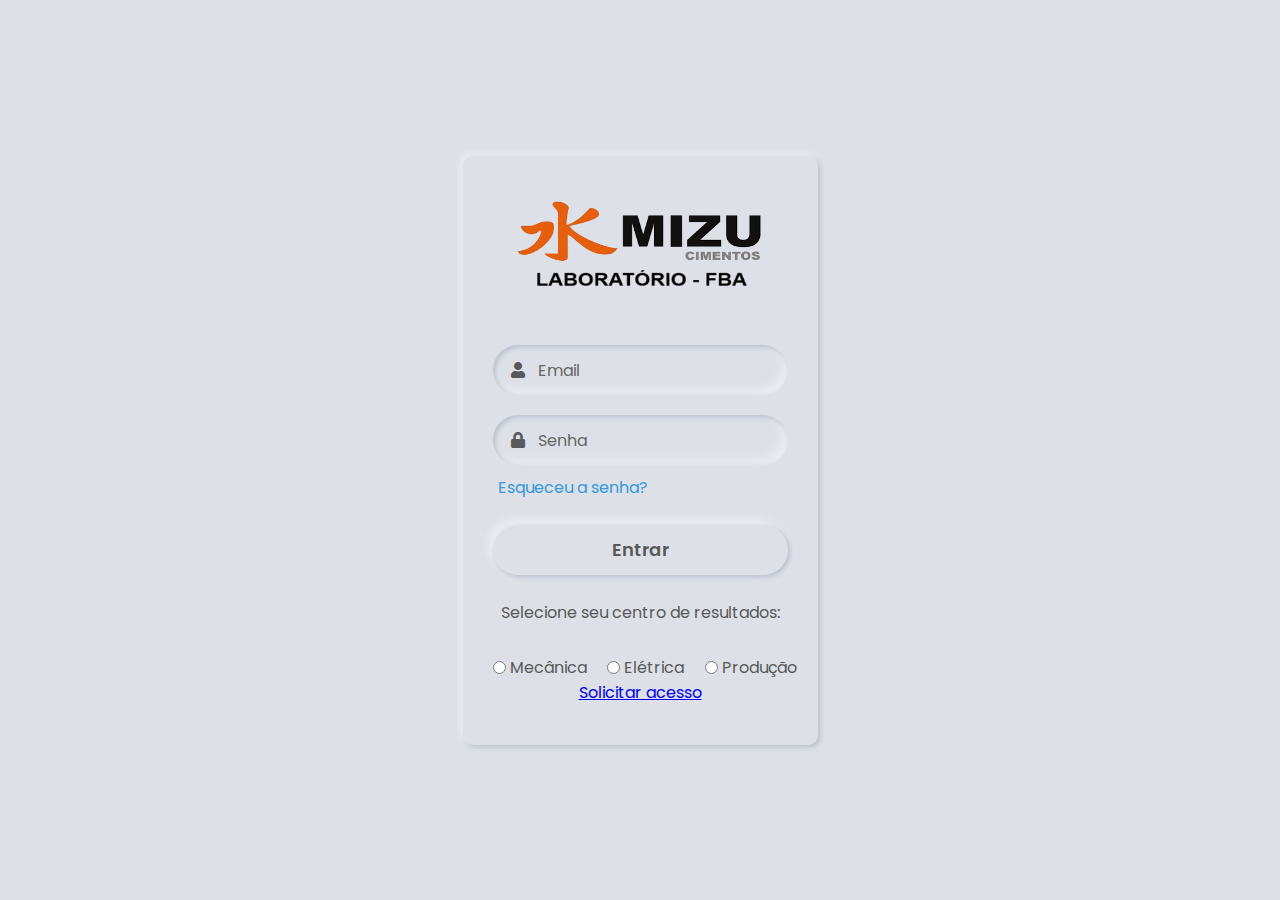
<file: index.html>
<!DOCTYPE html>
<html lang="pt-br" dir="ltr">
   <link rel="shortcut icon" href="logo.ico" type="favicon">
   <head>
      <meta charset="utf-8">
      <meta name="viewport" content="width=device-width, initial-scale=1.0">
      <title>SIGESQ</title>
      <link rel="stylesheet" href="style.css">
      <link rel="stylesheet" href="https://cdnjs.cloudflare.com/ajax/libs/font-awesome/5.15.3/css/all.min.css"/>
   </head>
   <body>
      <div class="content">
         <div class="text">
            <img src="/logos/mizu.png" alt="logo" width="250" height="100">
         </div>
         <form id="loginForm">
            <div class="field">
               <input type="text" id="email" required>
               <span class="fas fa-user"></span>
               <label>Email</label>
            </div>
            <div class="field">
               <input type="password" id="password" required>
               <span class="fas fa-lock"></span>
               <label>Senha</label>
            </div>
            <div class="forgot-pass">
               <a href="#">Esqueceu a senha?</a>
            </div>
            <button type="submit">Entrar</button>
            <div class="sign-up">
               Selecione seu centro de resultados:
               <a href="#"></a>
            </div>
         </form>
         <div class="select-options">
            <div class="option">
               <input type="radio" name="selecionar" id="botao1">
               <label for="botao1">Mecânica</label>
            </div>
            <div class="option">
               <input type="radio" name="selecionar" id="botao2">
               <label for="botao2">Elétrica</label>
            </div>
            <div class="option">
               <input type="radio" name="selecionar" id="botao3">
               <label for="botao3">Produção</label>
            </div>
         </div>
         <a href="acesso.html">Solicitar acesso</a>
      </div>


      <script src="/plugin/script.js"></script>
   </body>
</html>
</file>
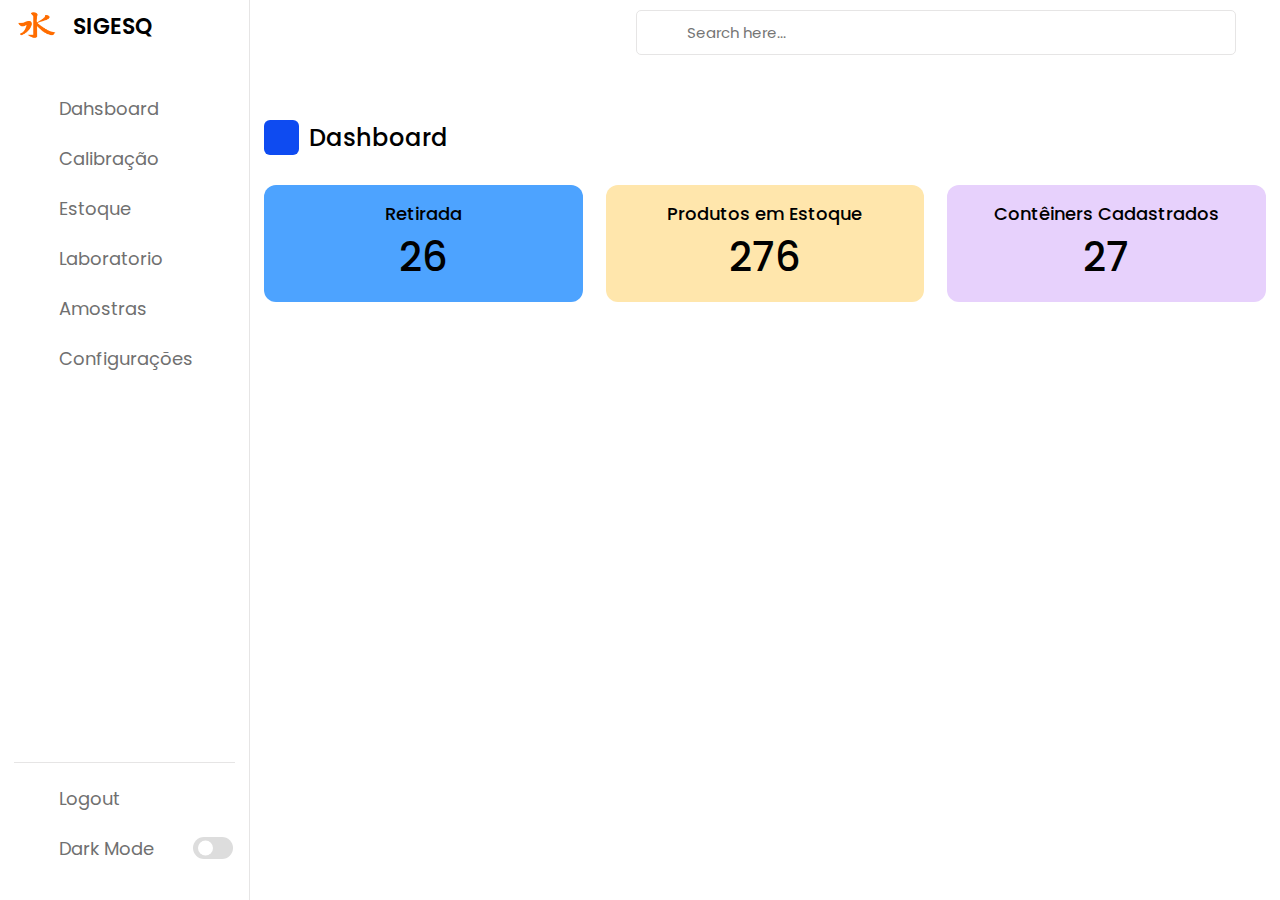
<file: auth/index.html>
<!DOCTYPE html>

<html lang="pt-br">
<head>
    <meta charset="UTF-8">
    <meta http-equiv="X-UA-Compatible" content="IE=edge">
    <meta name="viewport" content="width=device-width, initial-scale=1.0">
    
    <!----======== CSS ======== -->
    <link rel="stylesheet" href="style.css">
     
    <!----===== Iconscout CSS ===== -->
    <link rel="stylesheet" href="https://unicons.iconscout.com/release/v4.0.0/css/line.css">

    <title>SIGESQ</title>
</head>
<body>
    <nav>
        <div class="logo-name">
            <div class="logo-image">
               <img src="logo.png" alt="">
            </div>

            <span class="logo_name">SIGESQ</span>
        </div>

        <div class="menu-items">
            <ul class="nav-links">
                <li><a href="#">
                    <i class="uil uil-estate"></i>
                    <span class="link-name">Dahsboard</span>
                </a></li>
                <li><a href="/routes/calibracao.html">
                    <i class="uil uil-files-landscapes"></i>
                    <span class="link-name">Calibração</span>
                </a></li>
                <li><a href="/routes/estoque.html">
                    <i class="uil uil-chart"></i>
                    <span class="link-name">Estoque</span>
                </a></li>
                <li><a href="#">
                    <i class="uil uil-thumbs-up"></i>
                    <span class="link-name">Laboratorio</span>
                </a></li>
                <li><a href="#">
                    <i class="uil uil-comments"></i>
                    <span class="link-name">Amostras</span>
                </a></li>
                <li><a href="#">
                    <i class="uil uil-share"></i>
                    <span class="link-name">Configurações</span>
                </a></li>
            </ul>
            
            <ul class="logout-mode">
                <li><a href="#">
                    <i class="uil uil-signout"></i>
                    <span class="link-name">Logout</span>
                </a></li>

                <li class="mode">
                    <a href="#">
                        <i class="uil uil-moon"></i>
                    <span class="link-name">Dark Mode</span>
                </a>

                <div class="mode-toggle">
                  <span class="switch"></span>
                </div>
            </li>
            </ul>
        </div>
    </nav>

    <section class="dashboard">
        <div class="top">
            <i class="uil uil-bars sidebar-toggle"></i>

            <div class="search-box">
                <i class="uil uil-search"></i>
                <input type="text" placeholder="Search here...">
            </div>
            
            <!--<img src="images/profile.jpg" alt="">-->
        </div>

        <div class="dash-content">
            <div class="overview">
                <div class="title">
                    <i class="uil uil-tachometer-fast-alt"></i>
                    <span class="text">Dashboard</span>
                </div>

                <div class="boxes">
                    <div class="box box1">
                        <i class="uil uil-thumbs-up"></i>
                        <span class="text">Retirada</span>
                        <span class="number">26</span>
                    </div>
                    <div class="box box2">
                        <i class="uil uil-comments"></i>
                        <span class="text">Produtos em Estoque</span>
                        <span class="number">276</span>
                    </div>
                    <div class="box box3">
                        <i class="uil uil-share"></i>
                        <span class="text">Contêiners Cadastrados</span>
                        <span class="number">27</span>
                    </div>
                </div>
            </div>
         
    <script src="script.js"></script>
</body>
</html>
</file>
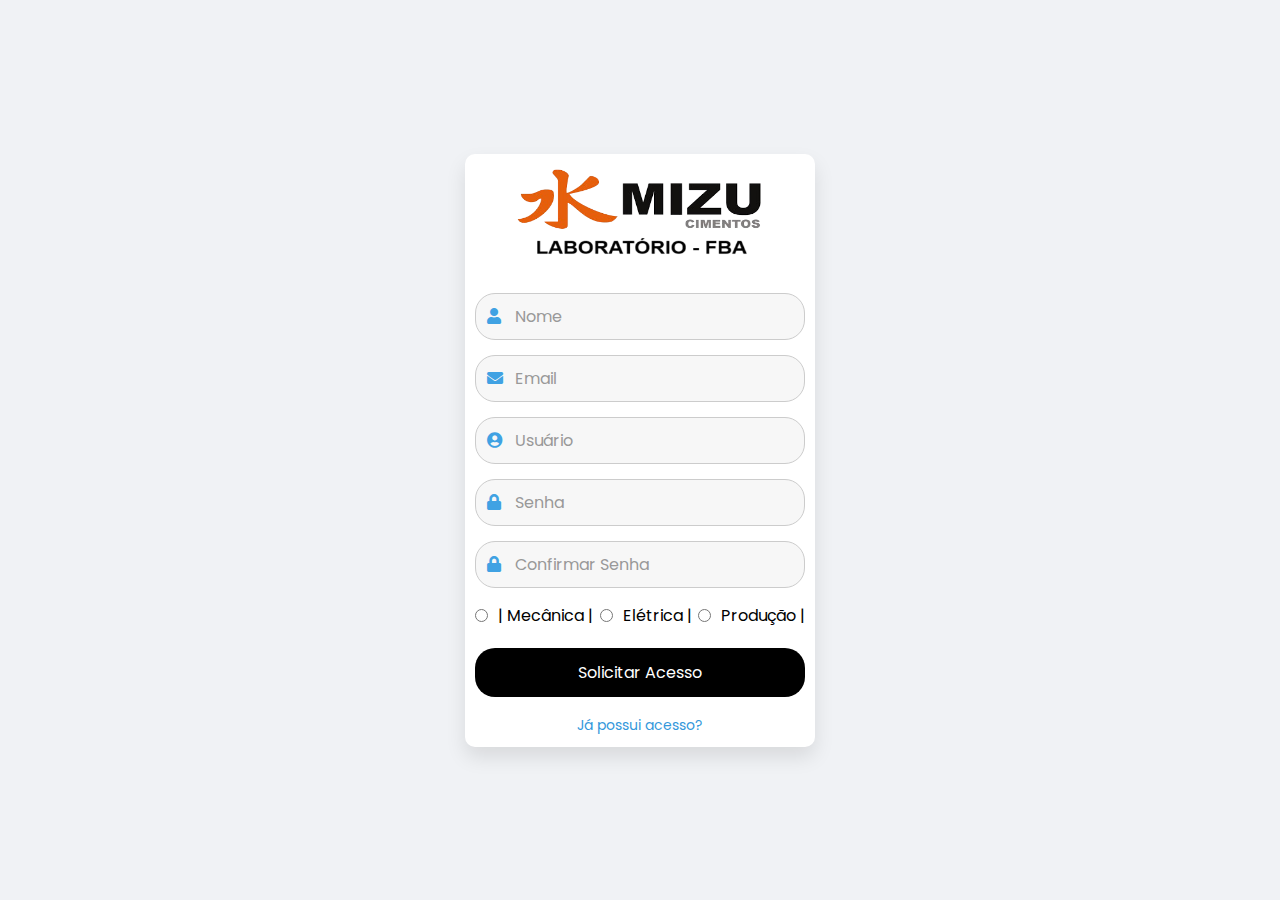
<file: acesso.html>
<!DOCTYPE html>
<html lang="pt-br">
<head>
    <meta charset="UTF-8">
    <meta name="viewport" content="width=device-width, initial-scale=1.0">
    <title>Solicitação de Acesso</title>
    <link rel="stylesheet" href="acesso.css">
    <link rel="stylesheet" href="https://cdnjs.cloudflare.com/ajax/libs/font-awesome/5.15.3/css/all.min.css"/>
</head>
<body>
    <div class="content">
        <div class="text">
            <img src="/logos/mizu.png" alt="logo" width="250" height="100">
        </div>
        
        <form id="solicitacaoForm">
            <div class="field">
                <input type="text" id="nome" required>
                <span class="fas fa-user"></span>
                <label for="nome">Nome</label>
            </div>

            <div class="field">
                <input type="email" id="email" required>
                <span class="fas fa-envelope"></span>
                <label for="email">Email</label>
            </div>

            <div class="field">
                <input type="text" id="usuario" required>
                <span class="fas fa-user-circle"></span>
                <label for="usuario">Usuário</label>
            </div>

            <div class="field">
                <input type="password" id="senha" required>
                <span class="fas fa-lock"></span>
                <label for="senha">Senha</label>
            </div>

            <div class="field">
                <input type="password" id="confirmar-senha" required>
                <span class="fas fa-lock"></span>
                <label for="confirmar-senha">Confirmar Senha</label>
            </div>

            <div class="select-options">
                <div class="option">
                    <input type="radio" name="setor" id="mecanica" required>
                    <label for="mecanica">| Mecânica |</label>
                </div>
                <div class="option">
                    <input type="radio" name="setor" id="eletrica" required>
                    <label for="eletrica">Elétrica |</label>
                </div>
                <div class="option">
                    <input type="radio" name="setor" id="producao" required>
                    <label for="producao">Produção |</label>
                </div>
            </div>

            <button type="submit">Solicitar Acesso</button>
        </form>

        <div class="forgot-pass">
            <a href="index.html">Já possui acesso?</a>
        </div>
    </div>
     <!-- Mensagem de sucesso -->
     <div id="sucessoMensagem" class="sucesso-msg" style="display:none;">
        <p>Solicitação feita com sucesso!</p>
    </div>
    <script src="acesso.js"></script>
</div>
</body>
</html>
</file>
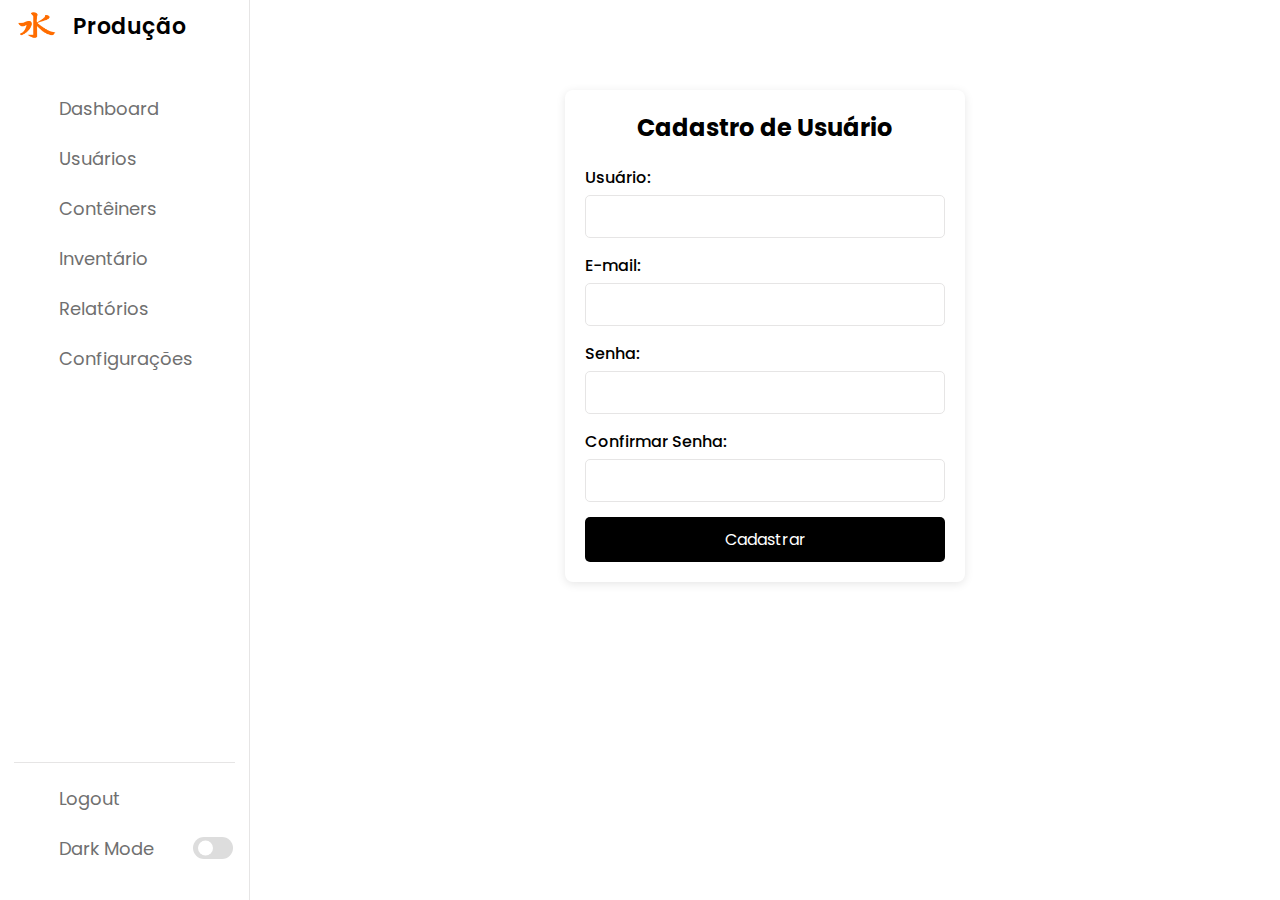
<file: routes/cad-ele.html>
<!DOCTYPE html>
<html lang="pt-br">
<head>
    <meta charset="UTF-8">
    <meta http-equiv="X-UA-Compatible" content="IE=edge">
    <meta name="viewport" content="width=device-width, initial-scale=1.0">
    
    <link rel="stylesheet" href="cad-ele.css">
    <link rel="stylesheet" href="https://unicons.iconscout.com/release/v4.0.0/css/line.css">

    <title>Produção</title>
</head>
<body>
    <nav>
        <div class="logo-name">
            <div class="logo-image">
                <img src="logo.png" alt="">
            </div>
            <span class="logo_name">Produção</span>
        </div>

        <div class="menu-items">
            <ul class="nav-links">
                <li><a href="producao.html">
                    <i class="uil uil-estate"></i>
                    <span class="link-name">Dashboard</span>
                </a></li>
                <li><a href="cad-prod.html">
                    <i class="uil uil-files-landscapes"></i>
                    <span class="link-name">Usuários</span>
                </a></li>
                <li><a href="#">
                    <i class="uil uil-chart"></i>
                    <span class="link-name">Contêiners</span>
                </a></li>
                <li><a href="#">
                    <i class="uil uil-thumbs-up"></i>
                    <span class="link-name">Inventário</span>
                </a></li>
                <li><a href="#">
                    <i class="uil uil-comments"></i>
                    <span class="link-name">Relatórios</span>
                </a></li>
                <li><a href="#">
                    <i class="uil uil-share"></i>
                    <span class="link-name">Configurações</span>
                </a></li>
            </ul>
            
            <ul class="logout-mode">
                <li><a href="#">
                    <i class="uil uil-signout"></i>
                    <span class="link-name">Logout</span>
                </a></li>

                <li class="mode">
                    <a href="#">
                        <i class="uil uil-moon"></i>
                    <span class="link-name">Dark Mode</span>
                    </a>
                    <div class="mode-toggle">
                        <span class="switch"></span>
                    </div>
                </li>
            </ul>
        </div>
    </nav>

    <section class="dashboard">
        <div class="top">
            <i class="uil uil-bars sidebar-toggle"></i>
        </div>

        <div id="cadastro-usuario">
            <h2>Cadastro de Usuário</h2>
            <!-- Mensagem de Sucesso -->
            <div id="mensagem-sucesso" class="mensagem-sucesso" style="display: none;">
                <p>Cadastro realizado com sucesso!</p>
            </div>

            <form id="form-cadastro" action="/submit-cadastro" method="POST">
                <div class="input-container">
                    <label for="nome">Usuário:</label>
                    <input type="text" id="nome" name="nome" required>
                </div>

                <div class="input-container">
                    <label for="email">E-mail:</label>
                    <input type="email" id="email" name="email" required>
                </div>

                <div class="input-container">
                    <label for="senha">Senha:</label>
                    <input type="password" id="senha" name="senha" required>
                </div>

                <div class="input-container">
                    <label for="confirmar-senha">Confirmar Senha:</label>
                    <input type="password" id="confirmar-senha" name="confirmar-senha" required>
                </div>

                <button type="submit" class="submit-btn">Cadastrar</button>
            </form>
        </div>

    </section>

    <script src="cad-ele.js"></script>
</body>
</html>
</file>
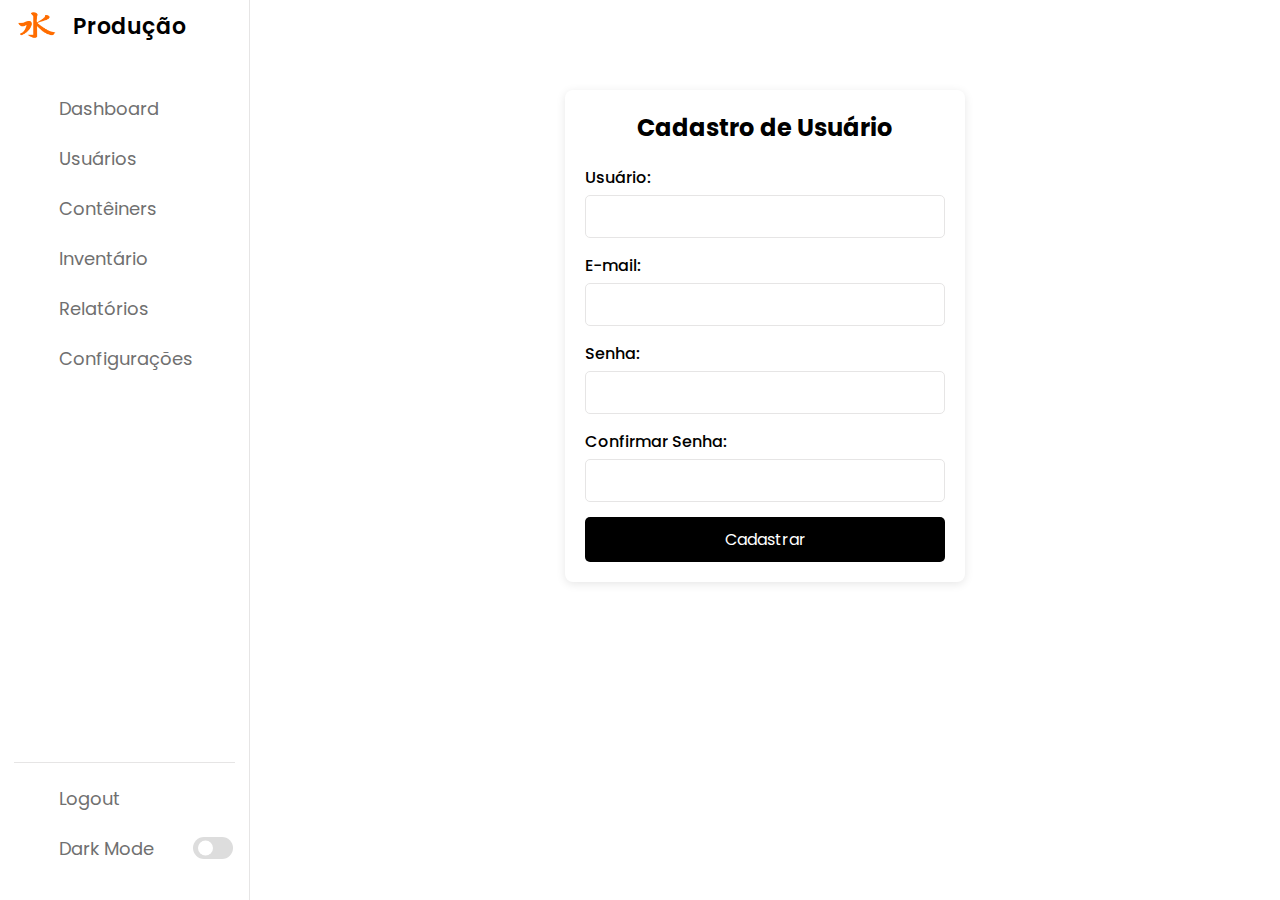
<file: routes/cad-mec.html>
<!DOCTYPE html>
<html lang="pt-br">
<head>
    <meta charset="UTF-8">
    <meta http-equiv="X-UA-Compatible" content="IE=edge">
    <meta name="viewport" content="width=device-width, initial-scale=1.0">
    
    <link rel="stylesheet" href="cad-mec.css">
    <link rel="stylesheet" href="https://unicons.iconscout.com/release/v4.0.0/css/line.css">

    <title>Produção</title>
</head>
<body>
    <nav>
        <div class="logo-name">
            <div class="logo-image">
                <img src="logo.png" alt="">
            </div>
            <span class="logo_name">Produção</span>
        </div>

        <div class="menu-items">
            <ul class="nav-links">
                <li><a href="producao.html">
                    <i class="uil uil-estate"></i>
                    <span class="link-name">Dashboard</span>
                </a></li>
                <li><a href="cad-prod.html">
                    <i class="uil uil-files-landscapes"></i>
                    <span class="link-name">Usuários</span>
                </a></li>
                <li><a href="#">
                    <i class="uil uil-chart"></i>
                    <span class="link-name">Contêiners</span>
                </a></li>
                <li><a href="#">
                    <i class="uil uil-thumbs-up"></i>
                    <span class="link-name">Inventário</span>
                </a></li>
                <li><a href="#">
                    <i class="uil uil-comments"></i>
                    <span class="link-name">Relatórios</span>
                </a></li>
                <li><a href="#">
                    <i class="uil uil-share"></i>
                    <span class="link-name">Configurações</span>
                </a></li>
            </ul>
            
            <ul class="logout-mode">
                <li><a href="#">
                    <i class="uil uil-signout"></i>
                    <span class="link-name">Logout</span>
                </a></li>

                <li class="mode">
                    <a href="#">
                        <i class="uil uil-moon"></i>
                    <span class="link-name">Dark Mode</span>
                    </a>
                    <div class="mode-toggle">
                        <span class="switch"></span>
                    </div>
                </li>
            </ul>
        </div>
    </nav>

    <section class="dashboard">
        <div class="top">
            <i class="uil uil-bars sidebar-toggle"></i>
        </div>

        <div id="cadastro-usuario">
            <h2>Cadastro de Usuário</h2>
            <!-- Mensagem de Sucesso -->
            <div id="mensagem-sucesso" class="mensagem-sucesso" style="display: none;">
                <p>Cadastro realizado com sucesso!</p>
            </div>

            <form id="form-cadastro" action="/submit-cadastro" method="POST">
                <div class="input-container">
                    <label for="nome">Usuário:</label>
                    <input type="text" id="nome" name="nome" required>
                </div>

                <div class="input-container">
                    <label for="email">E-mail:</label>
                    <input type="email" id="email" name="email" required>
                </div>

                <div class="input-container">
                    <label for="senha">Senha:</label>
                    <input type="password" id="senha" name="senha" required>
                </div>

                <div class="input-container">
                    <label for="confirmar-senha">Confirmar Senha:</label>
                    <input type="password" id="confirmar-senha" name="confirmar-senha" required>
                </div>

                <button type="submit" class="submit-btn">Cadastrar</button>
            </form>
        </div>

    </section>

    <script src="cad-mec.js"></script>
</body>
</html>
</file>
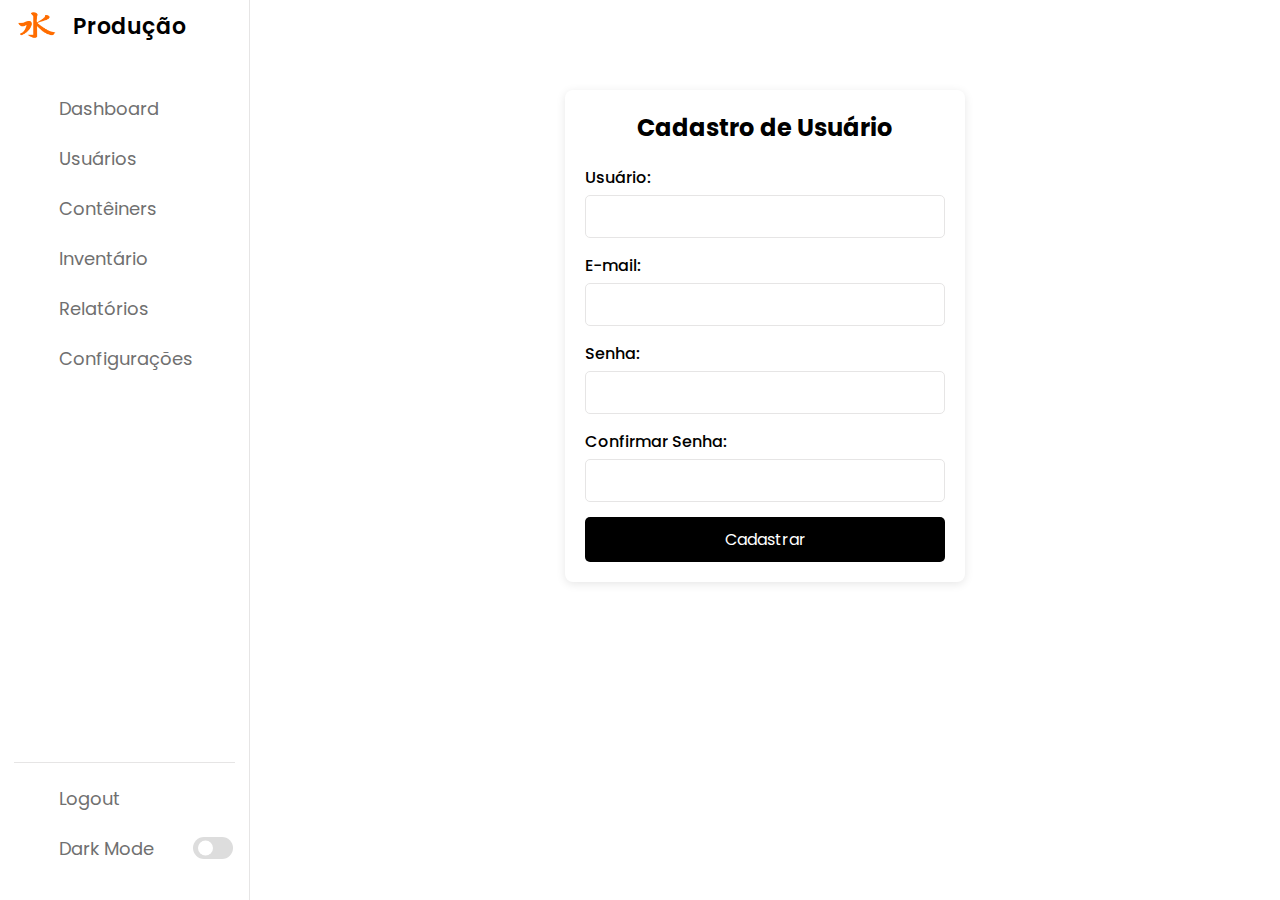
<file: routes/cad-prod.html>
<!DOCTYPE html>
<html lang="pt-br">
<head>
    <meta charset="UTF-8">
    <meta http-equiv="X-UA-Compatible" content="IE=edge">
    <meta name="viewport" content="width=device-width, initial-scale=1.0">
    
    <link rel="stylesheet" href="cad-prod.css">
    <link rel="stylesheet" href="https://unicons.iconscout.com/release/v4.0.0/css/line.css">

    <title>Produção</title>
</head>
<body>
    <nav>
        <div class="logo-name">
            <div class="logo-image">
                <img src="logo.png" alt="">
            </div>
            <span class="logo_name">Produção</span>
        </div>

        <div class="menu-items">
            <ul class="nav-links">
                <li><a href="producao.html">
                    <i class="uil uil-estate"></i>
                    <span class="link-name">Dashboard</span>
                </a></li>
                <li><a href="cad-prod.html">
                    <i class="uil uil-files-landscapes"></i>
                    <span class="link-name">Usuários</span>
                </a></li>
                <li><a href="#">
                    <i class="uil uil-chart"></i>
                    <span class="link-name">Contêiners</span>
                </a></li>
                <li><a href="#">
                    <i class="uil uil-thumbs-up"></i>
                    <span class="link-name">Inventário</span>
                </a></li>
                <li><a href="#">
                    <i class="uil uil-comments"></i>
                    <span class="link-name">Relatórios</span>
                </a></li>
                <li><a href="#">
                    <i class="uil uil-share"></i>
                    <span class="link-name">Configurações</span>
                </a></li>
            </ul>
            
            <ul class="logout-mode">
                <li><a href="#">
                    <i class="uil uil-signout"></i>
                    <span class="link-name">Logout</span>
                </a></li>

                <li class="mode">
                    <a href="#">
                        <i class="uil uil-moon"></i>
                    <span class="link-name">Dark Mode</span>
                    </a>
                    <div class="mode-toggle">
                        <span class="switch"></span>
                    </div>
                </li>
            </ul>
        </div>
    </nav>

    <section class="dashboard">
        <div class="top">
            <i class="uil uil-bars sidebar-toggle"></i>
        </div>

        <div id="cadastro-usuario">
            <h2>Cadastro de Usuário</h2>
            <!-- Mensagem de Sucesso -->
            <div id="mensagem-sucesso" class="mensagem-sucesso" style="display: none;">
                <p>Cadastro realizado com sucesso!</p>
            </div>

            <form id="form-cadastro" action="/submit-cadastro" method="POST">
                <div class="input-container">
                    <label for="nome">Usuário:</label>
                    <input type="text" id="nome" name="nome" required>
                </div>

                <div class="input-container">
                    <label for="email">E-mail:</label>
                    <input type="email" id="email" name="email" required>
                </div>

                <div class="input-container">
                    <label for="senha">Senha:</label>
                    <input type="password" id="senha" name="senha" required>
                </div>

                <div class="input-container">
                    <label for="confirmar-senha">Confirmar Senha:</label>
                    <input type="password" id="confirmar-senha" name="confirmar-senha" required>
                </div>

                <button type="submit" class="submit-btn">Cadastrar</button>
            </form>
        </div>

    </section>

    <script src="cad-prod.js"></script>
</body>
</html>
</file>
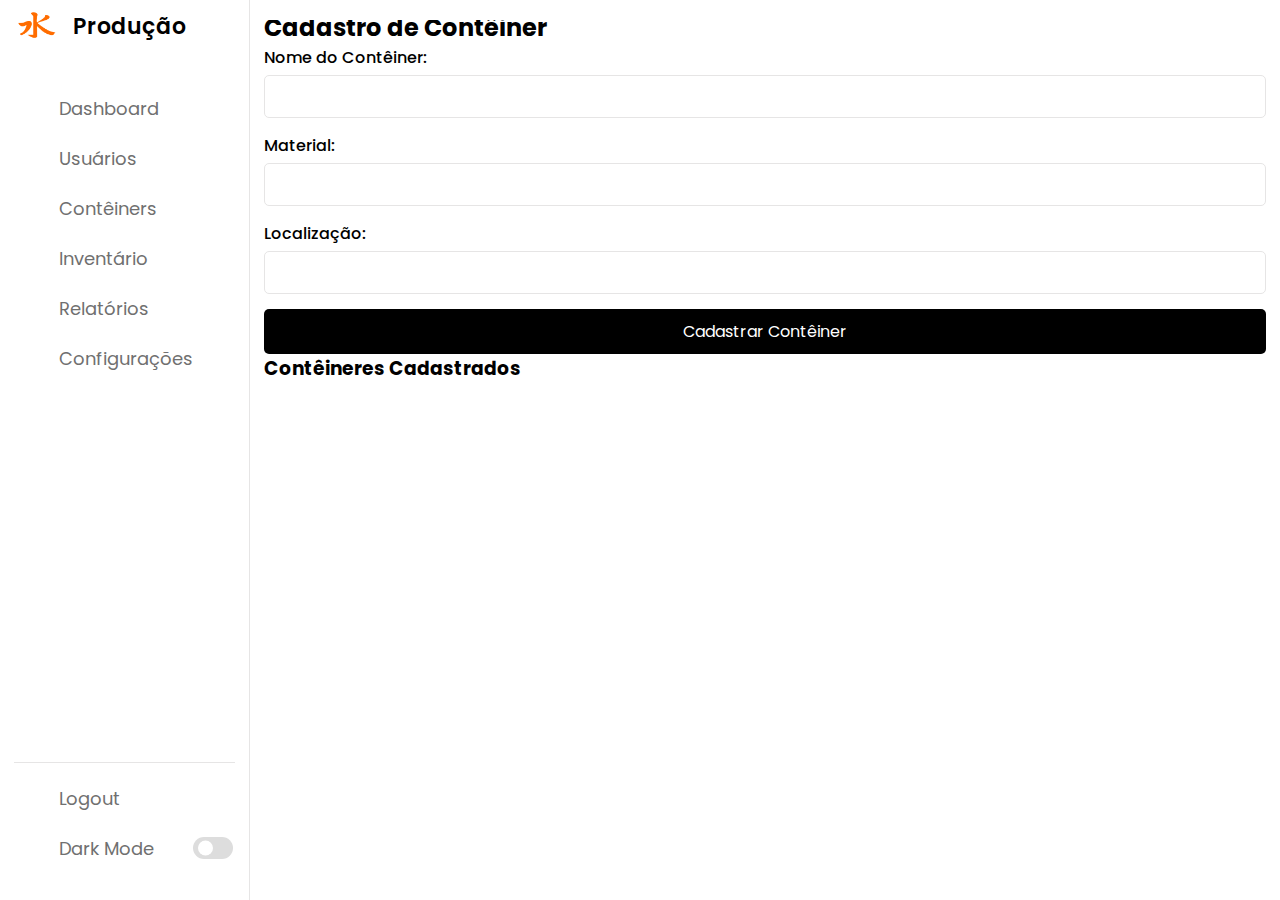
<file: routes/cont-ele.html>
<!DOCTYPE html>
<html lang="pt-br">
<head>
    <meta charset="UTF-8">
    <meta http-equiv="X-UA-Compatible" content="IE=edge">
    <meta name="viewport" content="width=device-width, initial-scale=1.0">
    
    <link rel="stylesheet" href="cont-ele.css">
    <link rel="stylesheet" href="https://unicons.iconscout.com/release/v4.0.0/css/line.css">

    <title>Produção</title>
</head>
<body>
    <nav>
        <div class="logo-name">
            <div class="logo-image">
                <img src="logo.png" alt="">
            </div>
            <span class="logo_name">Produção</span>
        </div>

        <div class="menu-items">
            <ul class="nav-links">
                <li><a href="producao.html">
                    <i class="uil uil-estate"></i>
                    <span class="link-name">Dashboard</span>
                </a></li>
                <li><a href="cad-prod.html">
                    <i class="uil uil-files-landscapes"></i>
                    <span class="link-name">Usuários</span>
                </a></li>
                <li><a href="cad-containers.html">
                    <i class="uil uil-box"></i>
                    <span class="link-name">Contêiners</span>
                </a></li>
                <li><a href="#">
                    <i class="uil uil-thumbs-up"></i>
                    <span class="link-name">Inventário</span>
                </a></li>
                <li><a href="#">
                    <i class="uil uil-comments"></i>
                    <span class="link-name">Relatórios</span>
                </a></li>
                <li><a href="#">
                    <i class="uil uil-share"></i>
                    <span class="link-name">Configurações</span>
                </a></li>
            </ul>
            
            <ul class="logout-mode">
                <li><a href="#">
                    <i class="uil uil-signout"></i>
                    <span class="link-name">Logout</span>
                </a></li>

                <li class="mode">
                    <a href="#">
                        <i class="uil uil-moon"></i>
                    <span class="link-name">Dark Mode</span>
                    </a>
                    <div class="mode-toggle">
                        <span class="switch"></span>
                    </div>
                </li>
            </ul>
        </div>
    </nav>

    <section class="dashboard">
        <div class="top">
            <i class="uil uil-bars sidebar-toggle"></i>
        </div>

        <div id="cadastro-container">
            <h2>Cadastro de Contêiner</h2>
            <!-- Mensagem de Sucesso -->
            <div id="mensagem-sucesso" class="mensagem-sucesso" style="display: none;">
                <p>Cadastro realizado com sucesso!</p>
            </div>

            <form id="form-cadastro-container" action="/submit-cadastro-container" method="POST">
                <div class="input-container">
                    <label for="nome-container">Nome do Contêiner:</label>
                    <input type="text" id="nome-container" name="nome-container" required>
                </div>

                <div class="input-container">
                    <label for="material">Material:</label>
                    <input type="text" id="material" name="material" required>
                </div>

                <div class="input-container">
                    <label for="localizacao">Localização:</label>
                    <input type="text" id="localizacao" name="localizacao" required>
                </div>

                <button type="submit" class="submit-btn">Cadastrar Contêiner</button>
            </form>

            <!-- Exibindo Contêineres Cadastrados -->
            <div class="container-list">
                <h3>Contêineres Cadastrados</h3>
                <ul id="lista-container">
                    <!-- Lista de contêineres será gerada aqui via JavaScript -->
                </ul>
            </div>
        </div>

    </section>

    <script src="cont-ele.js"></script>
</body>
</html>
</file>
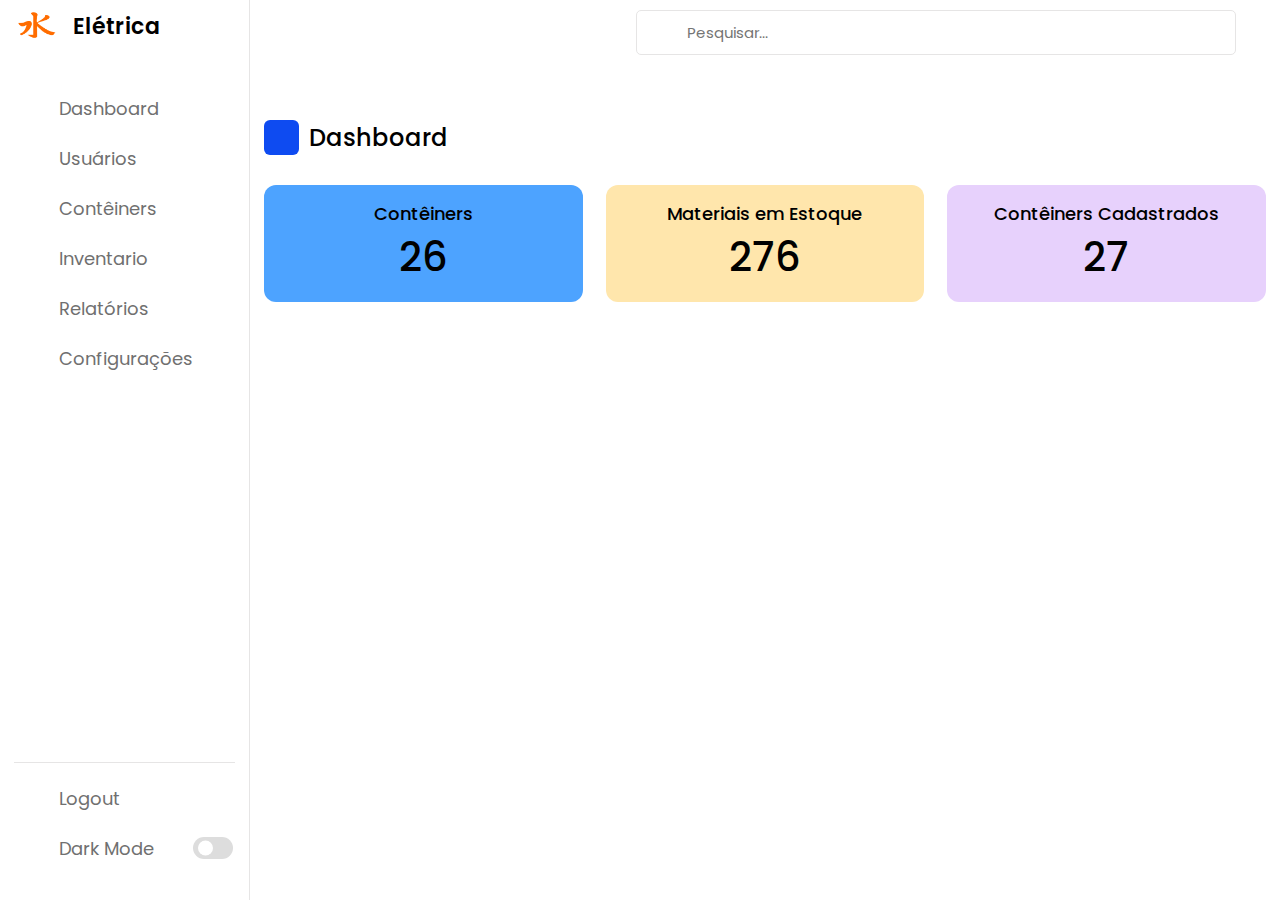
<file: routes/eletrica.html>
<!DOCTYPE html>

<html lang="pt-br">
<head>
    <meta charset="UTF-8">
    <meta http-equiv="X-UA-Compatible" content="IE=edge">
    <meta name="viewport" content="width=device-width, initial-scale=1.0">
    
    <!----======== CSS ======== -->
    <link rel="stylesheet" href="eletrica.css">
     
    <!----===== Iconscout CSS ===== -->
    <link rel="stylesheet" href="https://unicons.iconscout.com/release/v4.0.0/css/line.css">

    <title>SIGESQ</title>
</head>
<body>
    <nav>
        <div class="logo-name">
            <div class="logo-image">
               <img src="logo.png" alt="">
            </div>

            <span class="logo_name">Elétrica</span>
        </div>

        <div class="menu-items">
            <ul class="nav-links">
                <li><a href="eletrica.html">
                    <i class="uil uil-estate"></i>
                    <span class="link-name">Dashboard</span>
                </a></li>
                <li><a href="cad-ele.html">
                    <i class="uil uil-files-landscapes"></i>
                    <span class="link-name">Usuários</span>
                </a></li>
                <li><a href="/routes/estoque.html">
                    <i class="uil uil-chart"></i>
                    <span class="link-name">Contêiners</span>
                </a></li>
                <li><a href="#">
                    <i class="uil uil-thumbs-up"></i>
                    <span class="link-name">Inventario</span>
                </a></li>
                <li><a href="#">
                    <i class="uil uil-comments"></i>
                    <span class="link-name">Relatórios</span>
                </a></li>
                <li><a href="#">
                    <i class="uil uil-share"></i>
                    <span class="link-name">Configurações</span>
                </a></li>
            </ul>
            
            <ul class="logout-mode">
                <li><a href="#">
                    <i class="uil uil-signout"></i>
                    <span class="link-name">Logout</span>
                </a></li>

                <li class="mode">
                    <a href="#">
                        <i class="uil uil-moon"></i>
                    <span class="link-name">Dark Mode</span>
                </a>

                <div class="mode-toggle">
                  <span class="switch"></span>
                </div>
            </li>
            </ul>
        </div>
    </nav>

    <section class="dashboard">
        <div class="top">
            <i class="uil uil-bars sidebar-toggle"></i>

            <div class="search-box">
                <i class="uil uil-search"></i>
                <input type="text" placeholder="Pesquisar...">
            </div>
            
            <!--<img src="images/profile.jpg" alt="">-->
        </div>

        <div class="dash-content">
            <div class="overview">
                <div class="title">
                    <i class="uil uil-tachometer-fast-alt"></i>
                    <span class="text">Dashboard</span>
                </div>

                <div class="boxes">
                    <div class="box box1">
                        <i class="uil uil-thumbs-up"></i>
                        <span class="text">Contêiners</span>
                        <span class="number">26</span>
                    </div>
                    <div class="box box2">
                        <i class="uil uil-comments"></i>
                        <span class="text">Materiais em Estoque</span>
                        <span class="number">276</span>
                    </div>
                    <div class="box box3">
                        <i class="uil uil-share"></i>
                        <span class="text">Contêiners Cadastrados</span>
                        <span class="number">27</span>
                    </div>
                </div>
            </div>
         
    <script src="eletrica.js"></script>
</body>
</html>
</file>
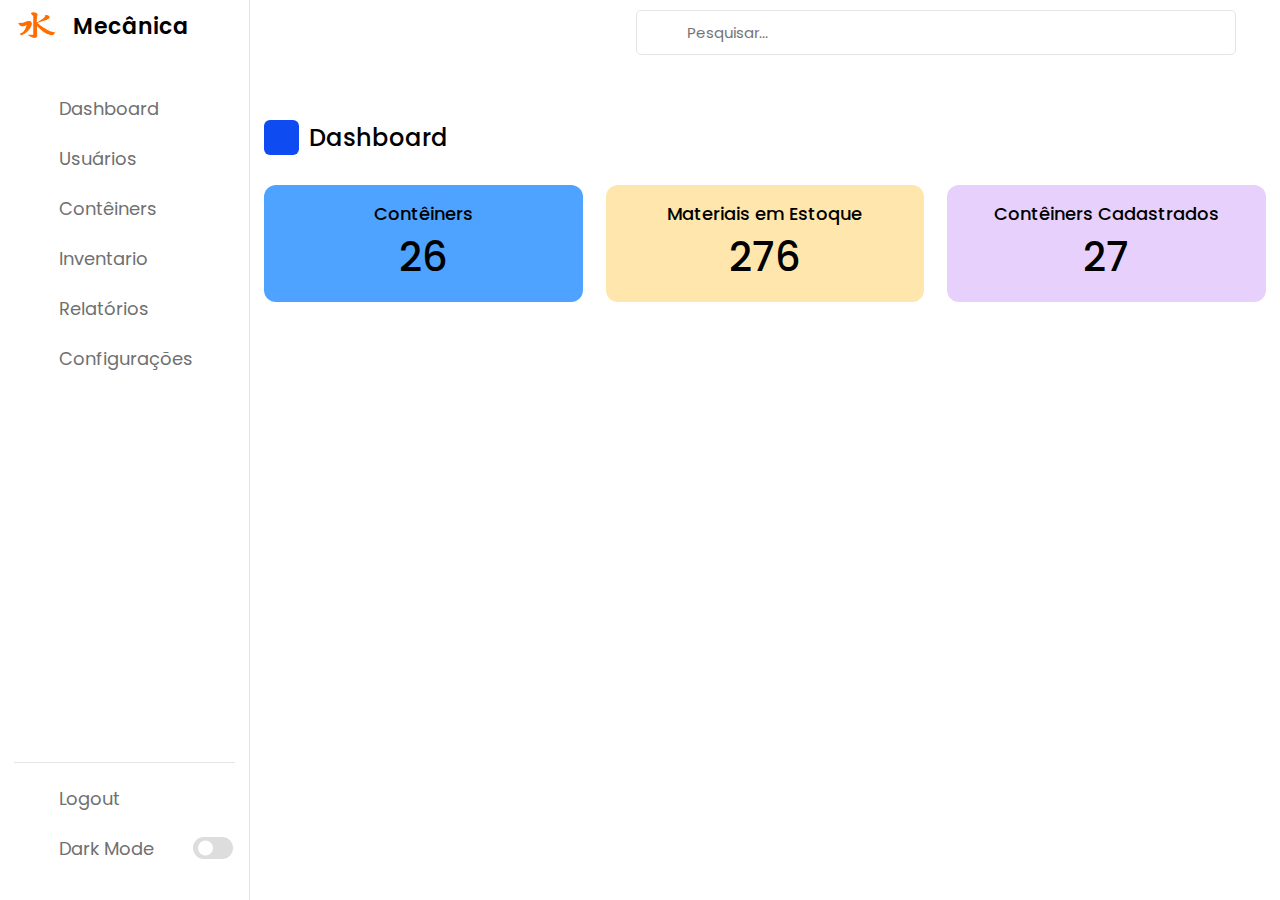
<file: routes/mecanica.html>
<!DOCTYPE html>

<html lang="pt-br">
<head>
    <meta charset="UTF-8">
    <meta http-equiv="X-UA-Compatible" content="IE=edge">
    <meta name="viewport" content="width=device-width, initial-scale=1.0">
    
    <!----======== CSS ======== -->
    <link rel="stylesheet" href="mecanica.css">
     
    <!----===== Iconscout CSS ===== -->
    <link rel="stylesheet" href="https://unicons.iconscout.com/release/v4.0.0/css/line.css">

    <title>SIGESQ</title>
</head>
<body>
    <nav>
        <div class="logo-name">
            <div class="logo-image">
               <img src="logo.png" alt="">
            </div>

            <span class="logo_name">Mecânica</span>
        </div>

        <div class="menu-items">
            <ul class="nav-links">
                <li><a href="mecanica.html">
                    <i class="uil uil-estate"></i>
                    <span class="link-name">Dashboard</span>
                </a></li>
                <li><a href="cad-mec.html">
                    <i class="uil uil-files-landscapes"></i>
                    <span class="link-name">Usuários</span>
                </a></li>
                <li><a href="/routes/estoque.html">
                    <i class="uil uil-chart"></i>
                    <span class="link-name">Contêiners</span>
                </a></li>
                <li><a href="#">
                    <i class="uil uil-thumbs-up"></i>
                    <span class="link-name">Inventario</span>
                </a></li>
                <li><a href="#">
                    <i class="uil uil-comments"></i>
                    <span class="link-name">Relatórios</span>
                </a></li>
                <li><a href="#">
                    <i class="uil uil-share"></i>
                    <span class="link-name">Configurações</span>
                </a></li>
            </ul>
            
            <ul class="logout-mode">
                <li><a href="#">
                    <i class="uil uil-signout"></i>
                    <span class="link-name">Logout</span>
                </a></li>

                <li class="mode">
                    <a href="#">
                        <i class="uil uil-moon"></i>
                    <span class="link-name">Dark Mode</span>
                </a>

                <div class="mode-toggle">
                  <span class="switch"></span>
                </div>
            </li>
            </ul>
        </div>
    </nav>

    <section class="dashboard">
        <div class="top">
            <i class="uil uil-bars sidebar-toggle"></i>

            <div class="search-box">
                <i class="uil uil-search"></i>
                <input type="text" placeholder="Pesquisar...">
            </div>
            
            <!--<img src="images/profile.jpg" alt="">-->
        </div>

        <div class="dash-content">
            <div class="overview">
                <div class="title">
                    <i class="uil uil-tachometer-fast-alt"></i>
                    <span class="text">Dashboard</span>
                </div>

                <div class="boxes">
                    <div class="box box1">
                        <i class="uil uil-thumbs-up"></i>
                        <span class="text">Contêiners</span>
                        <span class="number">26</span>
                    </div>
                    <div class="box box2">
                        <i class="uil uil-comments"></i>
                        <span class="text">Materiais em Estoque</span>
                        <span class="number">276</span>
                    </div>
                    <div class="box box3">
                        <i class="uil uil-share"></i>
                        <span class="text">Contêiners Cadastrados</span>
                        <span class="number">27</span>
                    </div>
                </div>
            </div>
         
    <script src="mecanica.js"></script>
</body>
</html>
</file>
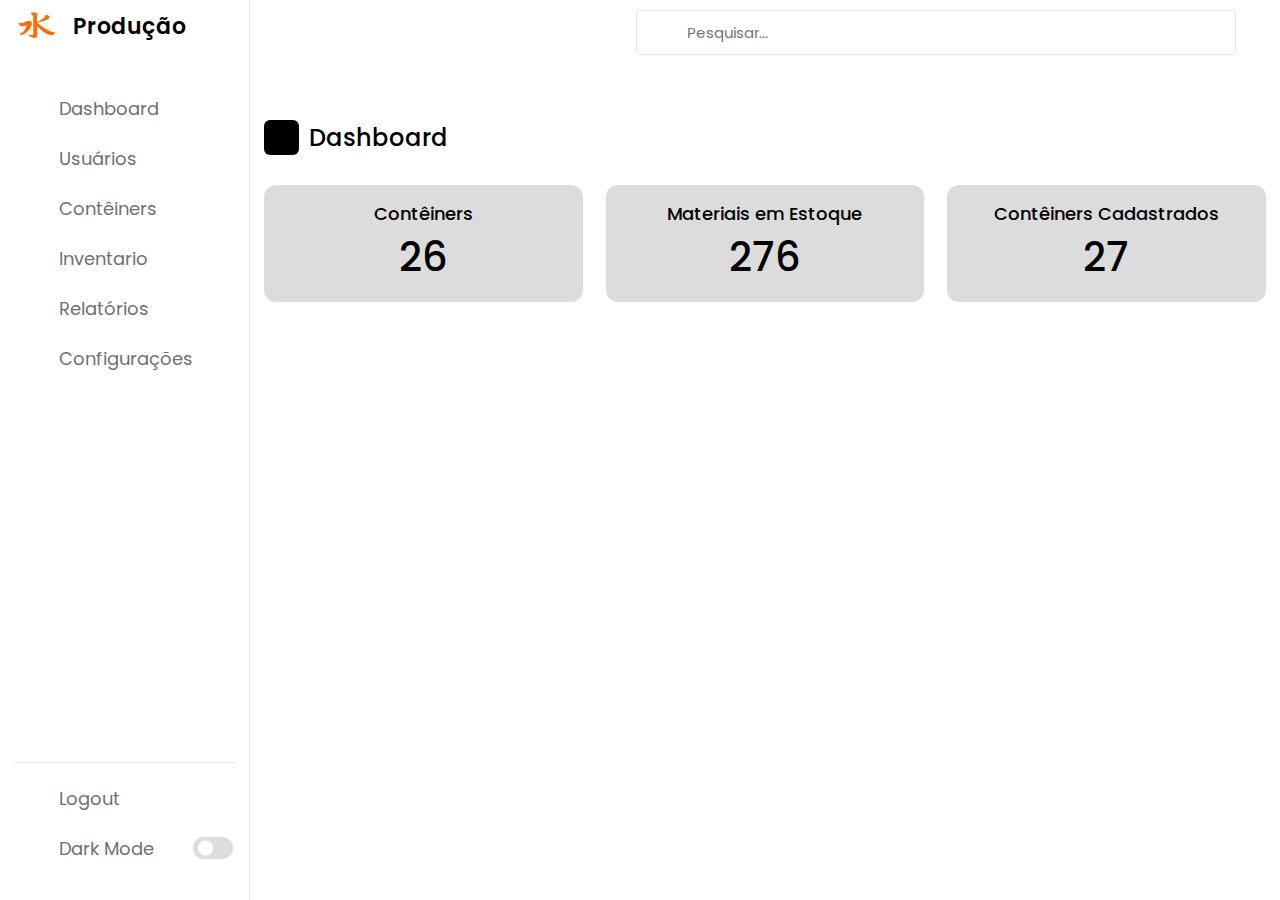
<file: routes/producao.html>
<!DOCTYPE html>

<html lang="pt-br">
<head>
    <meta charset="UTF-8">
    <meta http-equiv="X-UA-Compatible" content="IE=edge">
    <meta name="viewport" content="width=device-width, initial-scale=1.0">
    
    <!----======== CSS ======== -->
    <link rel="stylesheet" href="producao.css">
     
    <!----===== Iconscout CSS ===== -->
    <link rel="stylesheet" href="https://unicons.iconscout.com/release/v4.0.0/css/line.css">

    <title>SIGESQ</title>
</head>
<body>
    <nav>
        <div class="logo-name">
            <div class="logo-image">
               <img src="logo.png" alt="">
            </div>

            <span class="logo_name">Produção</span>
        </div>

        <div class="menu-items">
            <ul class="nav-links">
                <li><a href="producao.html">
                    <i class="uil uil-estate"></i>
                    <span class="link-name">Dashboard</span>
                </a></li>
                <li><a href="cad-prod.html">
                    <i class="uil uil-files-landscapes"></i>
                    <span class="link-name">Usuários</span>
                </a></li>
                <li><a href="/routes/estoque.html">
                    <i class="uil uil-chart"></i>
                    <span class="link-name">Contêiners</span>
                </a></li>
                <li><a href="#">
                    <i class="uil uil-thumbs-up"></i>
                    <span class="link-name">Inventario</span>
                </a></li>
                <li><a href="#">
                    <i class="uil uil-comments"></i>
                    <span class="link-name">Relatórios</span>
                </a></li>
                <li><a href="#">
                    <i class="uil uil-share"></i>
                    <span class="link-name">Configurações</span>
                </a></li>
            </ul>
            
            <ul class="logout-mode">
                <li><a href="#">
                    <i class="uil uil-signout"></i>
                    <span class="link-name">Logout</span>
                </a></li>

                <li class="mode">
                    <a href="#">
                        <i class="uil uil-moon"></i>
                    <span class="link-name">Dark Mode</span>
                </a>

                <div class="mode-toggle">
                  <span class="switch"></span>
                </div>
            </li>
            </ul>
        </div>
    </nav>

    <section class="dashboard">
        <div class="top">
            <i class="uil uil-bars sidebar-toggle"></i>

            <div class="search-box">
                <i class="uil uil-search"></i>
                <input type="text" placeholder="Pesquisar...">
            </div>
            
            <!--<img src="images/profile.jpg" alt="">-->
        </div>

        <div class="dash-content">
            <div class="overview">
                <div class="title">
                    <i class="uil uil-tachometer-fast-alt"></i>
                    <span class="text">Dashboard</span>
                </div>

                <div class="boxes">
                    <div class="box box1">
                        <i class="uil uil-thumbs-up"></i>
                        <span class="text">Contêiners</span>
                        <span class="number">26</span>
                    </div>
                    <div class="box box2">
                        <i class="uil uil-comments"></i>
                        <span class="text">Materiais em Estoque</span>
                        <span class="number">276</span>
                    </div>
                    <div class="box box3">
                        <i class="uil uil-share"></i>
                        <span class="text">Contêiners Cadastrados</span>
                        <span class="number">27</span>
                    </div>
                </div>
            </div>
         
    <script src="producao.js"></script>
</body>
</html>
</file>
<file: style.css>
@import url('https://fonts.googleapis.com/css?family=Poppins:400,500,600,700&display=swap');
*{
  margin: 0;
  padding: 0;
  /* user-select: none; */
  box-sizing: border-box;
  font-family: 'Poppins', sans-serif;
}

html, body {
  height: 100%;
}

body {
  display: grid;
  place-items: center;
  background: #dde1e7;
  text-align: center;
  display: flex;
  justify-content: center; /* Alinha os itens na horizontal */
}

.container {
  display: flex;
  align-items: center;
  justify-content: space-around;
  width: 80%;
}

.content {
  width: 355px;
  padding: 40px 30px;
  background: #dde1e7;
  border-radius: 10px;
  box-shadow: -3px -3px 7px #ffffff73,
               2px 2px 5px #5e687949;
}

.content .text {
  font-size: 33px;
  font-weight: 600;
  margin-bottom: 35px;
  color: #595959;
}

.field {
  height: 50px;
  width: 100%;
  display: flex;
  position: relative;
}

.field:nth-child(2) {
  margin-top: 20px;
}

.field input {
  height: 100%;
  width: 100%;
  padding-left: 45px;
  outline: none;
  border: none;
  font-size: 18px;
  background: #dde1e7;
  color: #595959;
  border-radius: 25px;
  box-shadow: inset 2px 2px 5px #BABECC,
              inset -5px -5px 10px #ffffff73;
}

.field input:focus {
  box-shadow: inset 1px 1px 2px #BABECC,
              inset -1px -1px 2px #ffffff73;
}

.field span {
  position: absolute;
  color: #595959;
  width: 50px;
  line-height: 50px;
}

.field label {
  position: absolute;
  top: 50%;
  transform: translateY(-50%);
  left: 45px;
  pointer-events: none;
  color: #666666;
}

.field input:valid ~ label {
  opacity: 0;
}

.forgot-pass {
  text-align: left;
  margin: 10px 0 10px 5px;
}

.forgot-pass a {
  font-size: 16px;
  color: #3498db;
  text-decoration: none;
}

.forgot-pass:hover a {
  text-decoration: underline;
}

button {
  margin: 15px 0;
  width: 100%;
  height: 50px;
  font-size: 18px;
  line-height: 50px;
  font-weight: 600;
  background: #dde1e7;
  border-radius: 25px;
  border: none;
  outline: none;
  cursor: pointer;
  color: #595959;
  box-shadow: 2px 2px 5px #BABECC,
             -5px -5px 10px #ffffff73;
}

button:focus {
  color: #3498db;
  box-shadow: inset 2px 2px 5px #BABECC,
             inset -5px -5px 10px #ffffff73;
}

.sign-up {
  margin: 10px 0;
  color: #595959;
  font-size: 16px;
}

.sign-up a {
  color: #3498db;
  text-decoration: none;
}

.sign-up a:hover {
  text-decoration: underline;
}

/* Estilos para os botões de seleção */
.select-options {
  display: flex;
  justify-content: space-between;
  margin-top: 30px;
  width: 300px; /* Largura igual ao do formulário de login */
}

.option {
  display: flex;
  align-items:center;
}

input[type="radio"] {
  margin-right: 5%;
}

label {
  font-size: 16px;
  color: #595959;
}
</file>
<file: auth/style.css>
/* ===== Google Font Import - Poppins ===== */
@import url('https://fonts.googleapis.com/css2?family=Poppins:wght@200;300;400;500;600&display=swap');
*{
    margin: 0;
    padding: 0;
    box-sizing: border-box;
    font-family: 'Poppins', sans-serif;
}

:root{
    /* ===== Colors ===== */
    --primary-color: #0E4BF1;
    --panel-color: #FFF;
    --text-color: #000;
    --black-light-color: #707070;
    --border-color: #e6e5e5;
    --toggle-color: #DDD;
    --box1-color: #4DA3FF;
    --box2-color: #FFE6AC;
    --box3-color: #E7D1FC;
    --title-icon-color: #fff;
    
    /* ====== Transition ====== */
    --tran-05: all 0.5s ease;
    --tran-03: all 0.3s ease;
    --tran-03: all 0.2s ease;
}

body{
    min-height: 100vh;
    background-color: var(--primary-color);
}
body.dark{
    --primary-color: #3A3B3C;
    --panel-color: #242526;
    --text-color: #CCC;
    --black-light-color: #CCC;
    --border-color: #4D4C4C;
    --toggle-color: #FFF;
    --box1-color: #3A3B3C;
    --box2-color: #3A3B3C;
    --box3-color: #3A3B3C;
    --title-icon-color: #CCC;
}
/* === Custom Scroll Bar CSS === */
::-webkit-scrollbar {
    width: 8px;
}
::-webkit-scrollbar-track {
    background: #f1f1f1;
}
::-webkit-scrollbar-thumb {
    background: var(--primary-color);
    border-radius: 12px;
    transition: all 0.3s ease;
}

::-webkit-scrollbar-thumb:hover {
    background: #0b3cc1;
}

body.dark::-webkit-scrollbar-thumb:hover,
body.dark .activity-data::-webkit-scrollbar-thumb:hover{
    background: #3A3B3C;
}

nav{
    position: fixed;
    top: 0;
    left: 0;
    height: 100%;
    width: 250px;
    padding: 10px 14px;
    background-color: var(--panel-color);
    border-right: 1px solid var(--border-color);
    transition: var(--tran-05);
}
nav.close{
    width: 73px;
}
nav .logo-name{
    display: flex;
    align-items: center;
}
nav .logo-image{
    display: flex;
    justify-content: center;
    min-width: 45px;
}
nav .logo-image img{
    width: 40px;
    object-fit: cover;
    border-radius: 50%;
}

nav .logo-name .logo_name{
    font-size: 22px;
    font-weight: 600;
    color: var(--text-color);
    margin-left: 14px;
    transition: var(--tran-05);
}
nav.close .logo_name{
    opacity: 0;
    pointer-events: none;
}
nav .menu-items{
    margin-top: 40px;
    height: calc(100% - 90px);
    display: flex;
    flex-direction: column;
    justify-content: space-between;
}
.menu-items li{
    list-style: none;
}
.menu-items li a{
    display: flex;
    align-items: center;
    height: 50px;
    text-decoration: none;
    position: relative;
}
.nav-links li a:hover:before{
    content: "";
    position: absolute;
    left: -7px;
    height: 5px;
    width: 5px;
    border-radius: 50%;
    background-color: var(--primary-color);
}
body.dark li a:hover:before{
    background-color: var(--text-color);
}
.menu-items li a i{
    font-size: 24px;
    min-width: 45px;
    height: 100%;
    display: flex;
    align-items: center;
    justify-content: center;
    color: var(--black-light-color);
}
.menu-items li a .link-name{
    font-size: 18px;
    font-weight: 400;
    color: var(--black-light-color);    
    transition: var(--tran-05);
}
nav.close li a .link-name{
    opacity: 0;
    pointer-events: none;
}
.nav-links li a:hover i,
.nav-links li a:hover .link-name{
    color: var(--primary-color);
}
body.dark .nav-links li a:hover i,
body.dark .nav-links li a:hover .link-name{
    color: var(--text-color);
}
.menu-items .logout-mode{
    padding-top: 10px;
    border-top: 1px solid var(--border-color);
}
.menu-items .mode{
    display: flex;
    align-items: center;
    white-space: nowrap;
}
.menu-items .mode-toggle{
    position: absolute;
    right: 14px;
    height: 50px;
    min-width: 45px;
    display: flex;
    align-items: center;
    justify-content: center;
    cursor: pointer;
}
.mode-toggle .switch{
    position: relative;
    display: inline-block;
    height: 22px;
    width: 40px;
    border-radius: 25px;
    background-color: var(--toggle-color);
}
.switch:before{
    content: "";
    position: absolute;
    left: 5px;
    top: 50%;
    transform: translateY(-50%);
    height: 15px;
    width: 15px;
    background-color: var(--panel-color);
    border-radius: 50%;
    transition: var(--tran-03);
}
body.dark .switch:before{
    left: 20px;
}

.dashboard{
    position: relative;
    left: 250px;
    background-color: var(--panel-color);
    min-height: 100vh;
    width: calc(100% - 250px);
    padding: 10px 14px;
    transition: var(--tran-05);
}
nav.close ~ .dashboard{
    left: 73px;
    width: calc(100% - 73px);
}
.dashboard .top{
    position: fixed;
    top: 0;
    left: 250px;
    display: flex;
    width: calc(100% - 250px);
    justify-content: space-between;
    align-items: center;
    padding: 10px 14px;
    background-color: var(--panel-color);
    transition: var(--tran-05);
    z-index: 10;
}
nav.close ~ .dashboard .top{
    left: 73px;
    width: calc(100% - 73px);
}
.dashboard .top .sidebar-toggle{
    font-size: 26px;
    color: var(--text-color);
    cursor: pointer;
}
.dashboard .top .search-box{
    position: relative;
    height: 45px;
    max-width: 600px;
    width: 100%;
    margin: 0 30px;
}
.top .search-box input{
    position: absolute;
    border: 1px solid var(--border-color);
    background-color: var(--panel-color);
    padding: 0 25px 0 50px;
    border-radius: 5px;
    height: 100%;
    width: 100%;
    color: var(--text-color);
    font-size: 15px;
    font-weight: 400;
    outline: none;
}
.top .search-box i{
    position: absolute;
    left: 15px;
    font-size: 22px;
    z-index: 10;
    top: 50%;
    transform: translateY(-50%);
    color: var(--black-light-color);
}
.top img{
    width: 40px;
    border-radius: 50%;
}
.dashboard .dash-content{
    padding-top: 50px;
}
.dash-content .title{
    display: flex;
    align-items: center;
    margin: 60px 0 30px 0;
}
.dash-content .title i{
    position: relative;
    height: 35px;
    width: 35px;
    background-color: var(--primary-color);
    border-radius: 6px;
    color: var(--title-icon-color);
    display: flex;
    align-items: center;
    justify-content: center;
    font-size: 24px;
}
.dash-content .title .text{
    font-size: 24px;
    font-weight: 500;
    color: var(--text-color);
    margin-left: 10px;
}
.dash-content .boxes{
    display: flex;
    align-items: center;
    justify-content: space-between;
    flex-wrap: wrap;
}
.dash-content .boxes .box{
    display: flex;
    flex-direction: column;
    align-items: center;
    border-radius: 12px;
    width: calc(100% / 3 - 15px);
    padding: 15px 20px;
    background-color: var(--box1-color);
    transition: var(--tran-05);
}
.boxes .box i{
    font-size: 35px;
    color: var(--text-color);
}
.boxes .box .text{
    white-space: nowrap;
    font-size: 18px;
    font-weight: 500;
    color: var(--text-color);
}
.boxes .box .number{
    font-size: 40px;
    font-weight: 500;
    color: var(--text-color);
}
.boxes .box.box2{
    background-color: var(--box2-color);
}
.boxes .box.box3{
    background-color: var(--box3-color);
}
.dash-content .activity .activity-data{
    display: flex;
    justify-content: space-between;
    align-items: center;
    width: 100%;
}
.activity .activity-data{
    display: flex;
}
.activity-data .data{
    display: flex;
    flex-direction: column;
    margin: 0 15px;
}
.activity-data .data-title{
    font-size: 20px;
    font-weight: 500;
    color: var(--text-color);
}
.activity-data .data .data-list{
    font-size: 18px;
    font-weight: 400;
    margin-top: 20px;
    white-space: nowrap;
    color: var(--text-color);
}

@media (max-width: 1000px) {
    nav{
        width: 73px;
    }
    nav.close{
        width: 250px;
    }
    nav .logo_name{
        opacity: 0;
        pointer-events: none;
    }
    nav.close .logo_name{
        opacity: 1;
        pointer-events: auto;
    }
    nav li a .link-name{
        opacity: 0;
        pointer-events: none;
    }
    nav.close li a .link-name{
        opacity: 1;
        pointer-events: auto;
    }
    nav ~ .dashboard{
        left: 73px;
        width: calc(100% - 73px);
    }
    nav.close ~ .dashboard{
        left: 250px;
        width: calc(100% - 250px);
    }
    nav ~ .dashboard .top{
        left: 73px;
        width: calc(100% - 73px);
    }
    nav.close ~ .dashboard .top{
        left: 250px;
        width: calc(100% - 250px);
    }
    .activity .activity-data{
        overflow-X: scroll;
    }
}

@media (max-width: 780px) {
    .dash-content .boxes .box{
        width: calc(100% / 2 - 15px);
        margin-top: 15px;
    }
}
@media (max-width: 560px) {
    .dash-content .boxes .box{
        width: 100% ;
    }
}
@media (max-width: 400px) {
    nav{
        width: 0px;
    }
    nav.close{
        width: 73px;
    }
    nav .logo_name{
        opacity: 0;
        pointer-events: none;
    }
    nav.close .logo_name{
        opacity: 0;
        pointer-events: none;
    }
    nav li a .link-name{
        opacity: 0;
        pointer-events: none;
    }
    nav.close li a .link-name{
        opacity: 0;
        pointer-events: none;
    }
    nav ~ .dashboard{
        left: 0;
        width: 100%;
    }
    nav.close ~ .dashboard{
        left: 73px;
        width: calc(100% - 73px);
    }
    nav ~ .dashboard .top{
        left: 0;
        width: 100%;
    }
    nav.close ~ .dashboard .top{
        left: 0;
        width: 100%;
    }
}
</file>
<file: acesso.css>
@import url('https://fonts.googleapis.com/css?family=Poppins:400,500,600,700&display=swap');
* {
    margin: 0;
    padding: 0;
    box-sizing: border-box;
    font-family: 'Poppins', sans-serif;
}

html, body {
    height: 100%;
}

body {
    display: grid;
    place-items: center;
    background: #f0f2f5;
    text-align: center;
}

.content {
    width: 350px; /* Diminuindo a largura do formulário */
    padding: 10px;
    background: #ffffff;
    border-radius: 10px;
    box-shadow: 0px 10px 20px rgba(0, 0, 0, 0.1);
}

.content .text {
    font-size: 24px; /* Reduzindo o tamanho do título */
    font-weight: 600;
    margin-bottom: 20px;
    color: #595959;
}

.field {
    position: relative;
    margin-bottom: 15px; /* Menor espaçamento entre os campos */
}

.field input {
    width: 100%;
    padding: 12px 40px; /* Menor altura dos campos */
    font-size: 14px; /* Tamanho menor da fonte */
    border-radius: 20px;
    border: 1px solid #ccc;
    background: #f7f7f7;
    color: #333;
}

.field input:focus {
    border-color: #3498db;
}

.field span {
    position: absolute;
    top: 50%;
    left: 12px;
    transform: translateY(-50%);
    color: #40a2e3;
}

.field label {
    position: absolute;
    top: 50%;
    left: 40px;
    transform: translateY(-50%);
    pointer-events: none;
    color: #999;
}

.field input:focus ~ label,
.field input:valid ~ label {
    opacity: 0;
}

.select-options {
    display: flex;
    justify-content: space-between;
    margin-bottom: 20px;
}

.option {
    display: flex;
    align-items: center;
}

input[type="radio"] {
    margin-right: 10px;
}

button {
    width: 100%;
    padding: 12px;
    font-size: 16px; /* Reduzindo o tamanho da fonte do botão */
    background: #000000;
    color: #fff;
    border: none;
    border-radius: 20px;
    cursor: pointer;
}

button:hover {
    background: #3a3a3a;
}

.forgot-pass {
    margin-top: 15px;
}

.forgot-pass a {
    font-size: 14px;
    color: #3498db;
    text-decoration: none;
}

.forgot-pass a:hover {
    text-decoration: underline;
}
/* Estilo para a mensagem de sucesso */
.sucesso-msg {
    margin-top: 20px;
    padding: 10px;
    background-color: #000000;
    color: white;
    font-size: 16px;
    border-radius: 5px;
    display: none;
    text-align: center;
}
</file>
<file: routes/cad-ele.css>
/* ===== Google Font Import - Poppins ===== */
@import url('https://fonts.googleapis.com/css2?family=Poppins:wght@200;300;400;500;600&display=swap');
*{
    margin: 0;
    padding: 0;
    box-sizing: border-box;
    font-family: 'Poppins', sans-serif;
}

:root{
    /* ===== Colors ===== */
    --primary-color: #000000;
    --panel-color: #FFF;
    --text-color: #000;
    --black-light-color: #707070;
    --border-color: #e6e5e5;
    --toggle-color: #DDD;
    --box1-color: #DCDCDC;
    --box2-color: #DCDCDC;
    --box3-color: #DCDCDC;
    --title-icon-color: #fff;
    
    /* ====== Transition ====== */
    --tran-05: all 0.5s ease;
    --tran-03: all 0.3s ease;
    --tran-03: all 0.2s ease;
}

body{
    min-height: 100vh;
    background-color: var(--primary-color);
}
body.dark{
    --primary-color: #3A3B3C;
    --panel-color: #242526;
    --text-color: #CCC;
    --black-light-color: #CCC;
    --border-color: #4D4C4C;
    --toggle-color: #FFF;
    --box1-color: #3A3B3C;
    --box2-color: #3A3B3C;
    --box3-color: #3A3B3C;
    --title-icon-color: #CCC;
}
/* === Custom Scroll Bar CSS === */
::-webkit-scrollbar {
    width: 8px;
}
::-webkit-scrollbar-track {
    background: #f1f1f1;
}
::-webkit-scrollbar-thumb {
    background: var(--primary-color);
    border-radius: 12px;
    transition: all 0.3s ease;
}

::-webkit-scrollbar-thumb:hover {
    background: #0b3cc1;
}

body.dark::-webkit-scrollbar-thumb:hover,
body.dark .activity-data::-webkit-scrollbar-thumb:hover{
    background: #3A3B3C;
}

nav{
    position: fixed;
    top: 0;
    left: 0;
    height: 100%;
    width: 250px;
    padding: 10px 14px;
    background-color: var(--panel-color);
    border-right: 1px solid var(--border-color);
    transition: var(--tran-05);
}
nav.close{
    width: 73px;
}
nav .logo-name{
    display: flex;
    align-items: center;
}
nav .logo-image{
    display: flex;
    justify-content: center;
    min-width: 45px;
}
nav .logo-image img{
    width: 40px;
    object-fit: cover;
    border-radius: 50%;
}

nav .logo-name .logo_name{
    font-size: 22px;
    font-weight: 600;
    color: var(--text-color);
    margin-left: 14px;
    transition: var(--tran-05);
}
nav.close .logo_name{
    opacity: 0;
    pointer-events: none;
}
nav .menu-items{
    margin-top: 40px;
    height: calc(100% - 90px);
    display: flex;
    flex-direction: column;
    justify-content: space-between;
}
.menu-items li{
    list-style: none;
}
.menu-items li a{
    display: flex;
    align-items: center;
    height: 50px;
    text-decoration: none;
    position: relative;
}
.nav-links li a:hover:before{
    content: "";
    position: absolute;
    left: -7px;
    height: 5px;
    width: 5px;
    border-radius: 50%;
    background-color: var(--primary-color);
}
body.dark li a:hover:before{
    background-color: var(--text-color);
}
.menu-items li a i{
    font-size: 24px;
    min-width: 45px;
    height: 100%;
    display: flex;
    align-items: center;
    justify-content: center;
    color: var(--black-light-color);
}
.menu-items li a .link-name{
    font-size: 18px;
    font-weight: 400;
    color: var(--black-light-color);    
    transition: var(--tran-05);
}
nav.close li a .link-name{
    opacity: 0;
    pointer-events: none;
}
.nav-links li a:hover i,
.nav-links li a:hover .link-name{
    color: var(--primary-color);
}
body.dark .nav-links li a:hover i,
body.dark .nav-links li a:hover .link-name{
    color: var(--text-color);
}
.menu-items .logout-mode{
    padding-top: 10px;
    border-top: 1px solid var(--border-color);
}
.menu-items .mode{
    display: flex;
    align-items: center;
    white-space: nowrap;
}
.menu-items .mode-toggle{
    position: absolute;
    right: 14px;
    height: 50px;
    min-width: 45px;
    display: flex;
    align-items: center;
    justify-content: center;
    cursor: pointer;
}
.mode-toggle .switch{
    position: relative;
    display: inline-block;
    height: 22px;
    width: 40px;
    border-radius: 25px;
    background-color: var(--toggle-color);
}
.switch:before{
    content: "";
    position: absolute;
    left: 5px;
    top: 50%;
    transform: translateY(-50%);
    height: 15px;
    width: 15px;
    background-color: var(--panel-color);
    border-radius: 50%;
    transition: var(--tran-03);
}
body.dark .switch:before{
    left: 20px;
}

.dashboard{
    position: relative;
    left: 250px;
    background-color: var(--panel-color);
    min-height: 100vh;
    width: calc(100% - 250px);
    padding: 10px 14px;
    transition: var(--tran-05);
}
nav.close ~ .dashboard{
    left: 73px;
    width: calc(100% - 73px);
}
.dashboard .top{
    position: fixed;
    top: 0;
    left: 250px;
    display: flex;
    width: calc(100% - 250px);
    justify-content: space-between;
    align-items: center;
    padding: 10px 14px;
    background-color: var(--panel-color);
    transition: var(--tran-05);
    z-index: 10;
}
nav.close ~ .dashboard .top{
    left: 73px;
    width: calc(100% - 73px);
}
.dashboard .top .sidebar-toggle{
    font-size: 26px;
    color: var(--text-color);
    cursor: pointer;
}
.dashboard .top .search-box{
    position: relative;
    height: 45px;
    max-width: 600px;
    width: 100%;
    margin: 0 30px;
}
.top .search-box input{
    position: absolute;
    border: 1px solid var(--border-color);
    background-color: var(--panel-color);
    padding: 0 25px 0 50px;
    border-radius: 5px;
    height: 100%;
    width: 100%;
    color: var(--text-color);
    font-size: 15px;
    font-weight: 400;
    outline: none;
}
.top .search-box i{
    position: absolute;
    left: 15px;
    font-size: 22px;
    z-index: 10;
    top: 50%;
    transform: translateY(-50%);
    color: var(--black-light-color);
}
.top img{
    width: 40px;
    border-radius: 50%;
}

.boxes .box i{
    font-size: 35px;
    color: var(--text-color);
}
.boxes .box .text{
    white-space: nowrap;
    font-size: 18px;
    font-weight: 500;
    color: var(--text-color);
}
.boxes .box .number{
    font-size: 40px;
    font-weight: 500;
    color: var(--text-color);
}
.boxes .box.box2{
    background-color: var(--box2-color);
}
.boxes .box.box3{
    background-color: var(--box3-color);
}
.dash-content .activity .activity-data{
    display: flex;
    justify-content: space-between;
    align-items: center;
    width: 100%;
}
.activity .activity-data{
    display: flex;
}
.activity-data .data{
    display: flex;
    flex-direction: column;
    margin: 0 15px;
}
.activity-data .data-title{
    font-size: 20px;
    font-weight: 500;
    color: var(--text-color);
}
.activity-data .data .data-list{
    font-size: 18px;
    font-weight: 400;
    margin-top: 20px;
    white-space: nowrap;
    color: var(--text-color);
}

@media (max-width: 1000px) {
    nav{
        width: 73px;
    }
    nav.close{
        width: 250px;
    }
    nav .logo_name{
        opacity: 0;
        pointer-events: none;
    }
    nav.close .logo_name{
        opacity: 1;
        pointer-events: auto;
    }
    nav li a .link-name{
        opacity: 0;
        pointer-events: none;
    }
    nav.close li a .link-name{
        opacity: 1;
        pointer-events: auto;
    }
    nav ~ .dashboard{
        left: 73px;
        width: calc(100% - 73px);
    }
    nav.close ~ .dashboard{
        left: 250px;
        width: calc(100% - 250px);
    }
    nav ~ .dashboard .top{
        left: 73px;
        width: calc(100% - 73px);
    }
    nav.close ~ .dashboard .top{
        left: 250px;
        width: calc(100% - 250px);
    }
    .activity .activity-data{
        overflow-X: scroll;
    }
}

@media (max-width: 780px) {
    .dash-content .boxes .box{
        width: calc(100% / 2 - 15px);
        margin-top: 15px;
    }
}
@media (max-width: 560px) {
    .dash-content .boxes .box{
        width: 100% ;
    }
}
@media (max-width: 400px) {
    nav{
        width: 0px;
    }
    nav.close{
        width: 73px;
    }
    nav .logo_name{
        opacity: 0;
        pointer-events: none;
    }
    nav.close .logo_name{
        opacity: 0;
        pointer-events: none;
    }
    nav li a .link-name{
        opacity: 0;
        pointer-events: none;
    }
    nav.close li a .link-name{
        opacity: 0;
        pointer-events: none;
    }
    nav ~ .dashboard{
        left: 0;
        width: 100%;
    }
    nav.close ~ .dashboard{
        left: 73px;
        width: calc(100% - 73px);
    }
    nav ~ .dashboard .top{
        left: 0;
        width: 100%;
    }
    nav.close ~ .dashboard .top{
        left: 0;
        width: 100%;
    }
}
/* Estilo para o formulário de cadastro */
#cadastro-usuario {
    margin-top: 80px;
    padding: 20px;
    background-color: var(--panel-color);
    border-radius: 8px;
    box-shadow: 0 2px 10px rgba(0, 0, 0, 0.1);
    width: 400px;
    margin-left: auto;
    margin-right: auto;
}

#cadastro-usuario h2 {
    text-align: center;
    margin-bottom: 20px;
    color: var(--text-color);
}

.input-container {
    margin-bottom: 15px;
}

.input-container label {
    display: block;
    font-size: 16px;
    font-weight: 500;
    color: var(--text-color);
    margin-bottom: 5px;
}

.input-container input {
    width: 100%;
    padding: 10px;
    border: 1px solid var(--border-color);
    border-radius: 5px;
    font-size: 14px;
    color: var(--text-color);
}

.input-container input:focus {
    outline: none;
    border-color: var(--primary-color);
}

.submit-btn {
    width: 100%;
    padding: 10px;
    background-color: var(--primary-color);
    color: #fff;
    border: none;
    border-radius: 5px;
    font-size: 16px;
    cursor: pointer;
}

.submit-btn:hover {
    background-color: #333;
}
/* Estilo para a mensagem de sucesso */
.mensagem-sucesso {
    background-color: #000000;
    color: rgb(255, 255, 255);
    padding: 15px;
    border-radius: 5px;
    margin-bottom: 20px;
    text-align: center;
    font-weight: bold;
}

.mensagem-sucesso p {
    margin: 0;
}
</file>
<file: routes/cad-mec.css>
/* ===== Google Font Import - Poppins ===== */
@import url('https://fonts.googleapis.com/css2?family=Poppins:wght@200;300;400;500;600&display=swap');
*{
    margin: 0;
    padding: 0;
    box-sizing: border-box;
    font-family: 'Poppins', sans-serif;
}

:root{
    /* ===== Colors ===== */
    --primary-color: #000000;
    --panel-color: #FFF;
    --text-color: #000;
    --black-light-color: #707070;
    --border-color: #e6e5e5;
    --toggle-color: #DDD;
    --box1-color: #DCDCDC;
    --box2-color: #DCDCDC;
    --box3-color: #DCDCDC;
    --title-icon-color: #fff;
    
    /* ====== Transition ====== */
    --tran-05: all 0.5s ease;
    --tran-03: all 0.3s ease;
    --tran-03: all 0.2s ease;
}

body{
    min-height: 100vh;
    background-color: var(--primary-color);
}
body.dark{
    --primary-color: #3A3B3C;
    --panel-color: #242526;
    --text-color: #CCC;
    --black-light-color: #CCC;
    --border-color: #4D4C4C;
    --toggle-color: #FFF;
    --box1-color: #3A3B3C;
    --box2-color: #3A3B3C;
    --box3-color: #3A3B3C;
    --title-icon-color: #CCC;
}
/* === Custom Scroll Bar CSS === */
::-webkit-scrollbar {
    width: 8px;
}
::-webkit-scrollbar-track {
    background: #f1f1f1;
}
::-webkit-scrollbar-thumb {
    background: var(--primary-color);
    border-radius: 12px;
    transition: all 0.3s ease;
}

::-webkit-scrollbar-thumb:hover {
    background: #0b3cc1;
}

body.dark::-webkit-scrollbar-thumb:hover,
body.dark .activity-data::-webkit-scrollbar-thumb:hover{
    background: #3A3B3C;
}

nav{
    position: fixed;
    top: 0;
    left: 0;
    height: 100%;
    width: 250px;
    padding: 10px 14px;
    background-color: var(--panel-color);
    border-right: 1px solid var(--border-color);
    transition: var(--tran-05);
}
nav.close{
    width: 73px;
}
nav .logo-name{
    display: flex;
    align-items: center;
}
nav .logo-image{
    display: flex;
    justify-content: center;
    min-width: 45px;
}
nav .logo-image img{
    width: 40px;
    object-fit: cover;
    border-radius: 50%;
}

nav .logo-name .logo_name{
    font-size: 22px;
    font-weight: 600;
    color: var(--text-color);
    margin-left: 14px;
    transition: var(--tran-05);
}
nav.close .logo_name{
    opacity: 0;
    pointer-events: none;
}
nav .menu-items{
    margin-top: 40px;
    height: calc(100% - 90px);
    display: flex;
    flex-direction: column;
    justify-content: space-between;
}
.menu-items li{
    list-style: none;
}
.menu-items li a{
    display: flex;
    align-items: center;
    height: 50px;
    text-decoration: none;
    position: relative;
}
.nav-links li a:hover:before{
    content: "";
    position: absolute;
    left: -7px;
    height: 5px;
    width: 5px;
    border-radius: 50%;
    background-color: var(--primary-color);
}
body.dark li a:hover:before{
    background-color: var(--text-color);
}
.menu-items li a i{
    font-size: 24px;
    min-width: 45px;
    height: 100%;
    display: flex;
    align-items: center;
    justify-content: center;
    color: var(--black-light-color);
}
.menu-items li a .link-name{
    font-size: 18px;
    font-weight: 400;
    color: var(--black-light-color);    
    transition: var(--tran-05);
}
nav.close li a .link-name{
    opacity: 0;
    pointer-events: none;
}
.nav-links li a:hover i,
.nav-links li a:hover .link-name{
    color: var(--primary-color);
}
body.dark .nav-links li a:hover i,
body.dark .nav-links li a:hover .link-name{
    color: var(--text-color);
}
.menu-items .logout-mode{
    padding-top: 10px;
    border-top: 1px solid var(--border-color);
}
.menu-items .mode{
    display: flex;
    align-items: center;
    white-space: nowrap;
}
.menu-items .mode-toggle{
    position: absolute;
    right: 14px;
    height: 50px;
    min-width: 45px;
    display: flex;
    align-items: center;
    justify-content: center;
    cursor: pointer;
}
.mode-toggle .switch{
    position: relative;
    display: inline-block;
    height: 22px;
    width: 40px;
    border-radius: 25px;
    background-color: var(--toggle-color);
}
.switch:before{
    content: "";
    position: absolute;
    left: 5px;
    top: 50%;
    transform: translateY(-50%);
    height: 15px;
    width: 15px;
    background-color: var(--panel-color);
    border-radius: 50%;
    transition: var(--tran-03);
}
body.dark .switch:before{
    left: 20px;
}

.dashboard{
    position: relative;
    left: 250px;
    background-color: var(--panel-color);
    min-height: 100vh;
    width: calc(100% - 250px);
    padding: 10px 14px;
    transition: var(--tran-05);
}
nav.close ~ .dashboard{
    left: 73px;
    width: calc(100% - 73px);
}
.dashboard .top{
    position: fixed;
    top: 0;
    left: 250px;
    display: flex;
    width: calc(100% - 250px);
    justify-content: space-between;
    align-items: center;
    padding: 10px 14px;
    background-color: var(--panel-color);
    transition: var(--tran-05);
    z-index: 10;
}
nav.close ~ .dashboard .top{
    left: 73px;
    width: calc(100% - 73px);
}
.dashboard .top .sidebar-toggle{
    font-size: 26px;
    color: var(--text-color);
    cursor: pointer;
}
.dashboard .top .search-box{
    position: relative;
    height: 45px;
    max-width: 600px;
    width: 100%;
    margin: 0 30px;
}
.top .search-box input{
    position: absolute;
    border: 1px solid var(--border-color);
    background-color: var(--panel-color);
    padding: 0 25px 0 50px;
    border-radius: 5px;
    height: 100%;
    width: 100%;
    color: var(--text-color);
    font-size: 15px;
    font-weight: 400;
    outline: none;
}
.top .search-box i{
    position: absolute;
    left: 15px;
    font-size: 22px;
    z-index: 10;
    top: 50%;
    transform: translateY(-50%);
    color: var(--black-light-color);
}
.top img{
    width: 40px;
    border-radius: 50%;
}

.boxes .box i{
    font-size: 35px;
    color: var(--text-color);
}
.boxes .box .text{
    white-space: nowrap;
    font-size: 18px;
    font-weight: 500;
    color: var(--text-color);
}
.boxes .box .number{
    font-size: 40px;
    font-weight: 500;
    color: var(--text-color);
}
.boxes .box.box2{
    background-color: var(--box2-color);
}
.boxes .box.box3{
    background-color: var(--box3-color);
}
.dash-content .activity .activity-data{
    display: flex;
    justify-content: space-between;
    align-items: center;
    width: 100%;
}
.activity .activity-data{
    display: flex;
}
.activity-data .data{
    display: flex;
    flex-direction: column;
    margin: 0 15px;
}
.activity-data .data-title{
    font-size: 20px;
    font-weight: 500;
    color: var(--text-color);
}
.activity-data .data .data-list{
    font-size: 18px;
    font-weight: 400;
    margin-top: 20px;
    white-space: nowrap;
    color: var(--text-color);
}

@media (max-width: 1000px) {
    nav{
        width: 73px;
    }
    nav.close{
        width: 250px;
    }
    nav .logo_name{
        opacity: 0;
        pointer-events: none;
    }
    nav.close .logo_name{
        opacity: 1;
        pointer-events: auto;
    }
    nav li a .link-name{
        opacity: 0;
        pointer-events: none;
    }
    nav.close li a .link-name{
        opacity: 1;
        pointer-events: auto;
    }
    nav ~ .dashboard{
        left: 73px;
        width: calc(100% - 73px);
    }
    nav.close ~ .dashboard{
        left: 250px;
        width: calc(100% - 250px);
    }
    nav ~ .dashboard .top{
        left: 73px;
        width: calc(100% - 73px);
    }
    nav.close ~ .dashboard .top{
        left: 250px;
        width: calc(100% - 250px);
    }
    .activity .activity-data{
        overflow-X: scroll;
    }
}

@media (max-width: 780px) {
    .dash-content .boxes .box{
        width: calc(100% / 2 - 15px);
        margin-top: 15px;
    }
}
@media (max-width: 560px) {
    .dash-content .boxes .box{
        width: 100% ;
    }
}
@media (max-width: 400px) {
    nav{
        width: 0px;
    }
    nav.close{
        width: 73px;
    }
    nav .logo_name{
        opacity: 0;
        pointer-events: none;
    }
    nav.close .logo_name{
        opacity: 0;
        pointer-events: none;
    }
    nav li a .link-name{
        opacity: 0;
        pointer-events: none;
    }
    nav.close li a .link-name{
        opacity: 0;
        pointer-events: none;
    }
    nav ~ .dashboard{
        left: 0;
        width: 100%;
    }
    nav.close ~ .dashboard{
        left: 73px;
        width: calc(100% - 73px);
    }
    nav ~ .dashboard .top{
        left: 0;
        width: 100%;
    }
    nav.close ~ .dashboard .top{
        left: 0;
        width: 100%;
    }
}
/* Estilo para o formulário de cadastro */
#cadastro-usuario {
    margin-top: 80px;
    padding: 20px;
    background-color: var(--panel-color);
    border-radius: 8px;
    box-shadow: 0 2px 10px rgba(0, 0, 0, 0.1);
    width: 400px;
    margin-left: auto;
    margin-right: auto;
}

#cadastro-usuario h2 {
    text-align: center;
    margin-bottom: 20px;
    color: var(--text-color);
}

.input-container {
    margin-bottom: 15px;
}

.input-container label {
    display: block;
    font-size: 16px;
    font-weight: 500;
    color: var(--text-color);
    margin-bottom: 5px;
}

.input-container input {
    width: 100%;
    padding: 10px;
    border: 1px solid var(--border-color);
    border-radius: 5px;
    font-size: 14px;
    color: var(--text-color);
}

.input-container input:focus {
    outline: none;
    border-color: var(--primary-color);
}

.submit-btn {
    width: 100%;
    padding: 10px;
    background-color: var(--primary-color);
    color: #fff;
    border: none;
    border-radius: 5px;
    font-size: 16px;
    cursor: pointer;
}

.submit-btn:hover {
    background-color: #333;
}
/* Estilo para a mensagem de sucesso */
.mensagem-sucesso {
    background-color: #000000;
    color: rgb(255, 255, 255);
    padding: 15px;
    border-radius: 5px;
    margin-bottom: 20px;
    text-align: center;
    font-weight: bold;
}

.mensagem-sucesso p {
    margin: 0;
}
</file>
<file: routes/cad-prod.css>
/* ===== Google Font Import - Poppins ===== */
@import url('https://fonts.googleapis.com/css2?family=Poppins:wght@200;300;400;500;600&display=swap');
*{
    margin: 0;
    padding: 0;
    box-sizing: border-box;
    font-family: 'Poppins', sans-serif;
}

:root{
    /* ===== Colors ===== */
    --primary-color: #000000;
    --panel-color: #FFF;
    --text-color: #000;
    --black-light-color: #707070;
    --border-color: #e6e5e5;
    --toggle-color: #DDD;
    --box1-color: #DCDCDC;
    --box2-color: #DCDCDC;
    --box3-color: #DCDCDC;
    --title-icon-color: #fff;
    
    /* ====== Transition ====== */
    --tran-05: all 0.5s ease;
    --tran-03: all 0.3s ease;
    --tran-03: all 0.2s ease;
}

body{
    min-height: 100vh;
    background-color: var(--primary-color);
}
body.dark{
    --primary-color: #3A3B3C;
    --panel-color: #242526;
    --text-color: #CCC;
    --black-light-color: #CCC;
    --border-color: #4D4C4C;
    --toggle-color: #FFF;
    --box1-color: #3A3B3C;
    --box2-color: #3A3B3C;
    --box3-color: #3A3B3C;
    --title-icon-color: #CCC;
}
/* === Custom Scroll Bar CSS === */
::-webkit-scrollbar {
    width: 8px;
}
::-webkit-scrollbar-track {
    background: #f1f1f1;
}
::-webkit-scrollbar-thumb {
    background: var(--primary-color);
    border-radius: 12px;
    transition: all 0.3s ease;
}

::-webkit-scrollbar-thumb:hover {
    background: #0b3cc1;
}

body.dark::-webkit-scrollbar-thumb:hover,
body.dark .activity-data::-webkit-scrollbar-thumb:hover{
    background: #3A3B3C;
}

nav{
    position: fixed;
    top: 0;
    left: 0;
    height: 100%;
    width: 250px;
    padding: 10px 14px;
    background-color: var(--panel-color);
    border-right: 1px solid var(--border-color);
    transition: var(--tran-05);
}
nav.close{
    width: 73px;
}
nav .logo-name{
    display: flex;
    align-items: center;
}
nav .logo-image{
    display: flex;
    justify-content: center;
    min-width: 45px;
}
nav .logo-image img{
    width: 40px;
    object-fit: cover;
    border-radius: 50%;
}

nav .logo-name .logo_name{
    font-size: 22px;
    font-weight: 600;
    color: var(--text-color);
    margin-left: 14px;
    transition: var(--tran-05);
}
nav.close .logo_name{
    opacity: 0;
    pointer-events: none;
}
nav .menu-items{
    margin-top: 40px;
    height: calc(100% - 90px);
    display: flex;
    flex-direction: column;
    justify-content: space-between;
}
.menu-items li{
    list-style: none;
}
.menu-items li a{
    display: flex;
    align-items: center;
    height: 50px;
    text-decoration: none;
    position: relative;
}
.nav-links li a:hover:before{
    content: "";
    position: absolute;
    left: -7px;
    height: 5px;
    width: 5px;
    border-radius: 50%;
    background-color: var(--primary-color);
}
body.dark li a:hover:before{
    background-color: var(--text-color);
}
.menu-items li a i{
    font-size: 24px;
    min-width: 45px;
    height: 100%;
    display: flex;
    align-items: center;
    justify-content: center;
    color: var(--black-light-color);
}
.menu-items li a .link-name{
    font-size: 18px;
    font-weight: 400;
    color: var(--black-light-color);    
    transition: var(--tran-05);
}
nav.close li a .link-name{
    opacity: 0;
    pointer-events: none;
}
.nav-links li a:hover i,
.nav-links li a:hover .link-name{
    color: var(--primary-color);
}
body.dark .nav-links li a:hover i,
body.dark .nav-links li a:hover .link-name{
    color: var(--text-color);
}
.menu-items .logout-mode{
    padding-top: 10px;
    border-top: 1px solid var(--border-color);
}
.menu-items .mode{
    display: flex;
    align-items: center;
    white-space: nowrap;
}
.menu-items .mode-toggle{
    position: absolute;
    right: 14px;
    height: 50px;
    min-width: 45px;
    display: flex;
    align-items: center;
    justify-content: center;
    cursor: pointer;
}
.mode-toggle .switch{
    position: relative;
    display: inline-block;
    height: 22px;
    width: 40px;
    border-radius: 25px;
    background-color: var(--toggle-color);
}
.switch:before{
    content: "";
    position: absolute;
    left: 5px;
    top: 50%;
    transform: translateY(-50%);
    height: 15px;
    width: 15px;
    background-color: var(--panel-color);
    border-radius: 50%;
    transition: var(--tran-03);
}
body.dark .switch:before{
    left: 20px;
}

.dashboard{
    position: relative;
    left: 250px;
    background-color: var(--panel-color);
    min-height: 100vh;
    width: calc(100% - 250px);
    padding: 10px 14px;
    transition: var(--tran-05);
}
nav.close ~ .dashboard{
    left: 73px;
    width: calc(100% - 73px);
}
.dashboard .top{
    position: fixed;
    top: 0;
    left: 250px;
    display: flex;
    width: calc(100% - 250px);
    justify-content: space-between;
    align-items: center;
    padding: 10px 14px;
    background-color: var(--panel-color);
    transition: var(--tran-05);
    z-index: 10;
}
nav.close ~ .dashboard .top{
    left: 73px;
    width: calc(100% - 73px);
}
.dashboard .top .sidebar-toggle{
    font-size: 26px;
    color: var(--text-color);
    cursor: pointer;
}
.dashboard .top .search-box{
    position: relative;
    height: 45px;
    max-width: 600px;
    width: 100%;
    margin: 0 30px;
}
.top .search-box input{
    position: absolute;
    border: 1px solid var(--border-color);
    background-color: var(--panel-color);
    padding: 0 25px 0 50px;
    border-radius: 5px;
    height: 100%;
    width: 100%;
    color: var(--text-color);
    font-size: 15px;
    font-weight: 400;
    outline: none;
}
.top .search-box i{
    position: absolute;
    left: 15px;
    font-size: 22px;
    z-index: 10;
    top: 50%;
    transform: translateY(-50%);
    color: var(--black-light-color);
}
.top img{
    width: 40px;
    border-radius: 50%;
}

.boxes .box i{
    font-size: 35px;
    color: var(--text-color);
}
.boxes .box .text{
    white-space: nowrap;
    font-size: 18px;
    font-weight: 500;
    color: var(--text-color);
}
.boxes .box .number{
    font-size: 40px;
    font-weight: 500;
    color: var(--text-color);
}
.boxes .box.box2{
    background-color: var(--box2-color);
}
.boxes .box.box3{
    background-color: var(--box3-color);
}
.dash-content .activity .activity-data{
    display: flex;
    justify-content: space-between;
    align-items: center;
    width: 100%;
}
.activity .activity-data{
    display: flex;
}
.activity-data .data{
    display: flex;
    flex-direction: column;
    margin: 0 15px;
}
.activity-data .data-title{
    font-size: 20px;
    font-weight: 500;
    color: var(--text-color);
}
.activity-data .data .data-list{
    font-size: 18px;
    font-weight: 400;
    margin-top: 20px;
    white-space: nowrap;
    color: var(--text-color);
}

@media (max-width: 1000px) {
    nav{
        width: 73px;
    }
    nav.close{
        width: 250px;
    }
    nav .logo_name{
        opacity: 0;
        pointer-events: none;
    }
    nav.close .logo_name{
        opacity: 1;
        pointer-events: auto;
    }
    nav li a .link-name{
        opacity: 0;
        pointer-events: none;
    }
    nav.close li a .link-name{
        opacity: 1;
        pointer-events: auto;
    }
    nav ~ .dashboard{
        left: 73px;
        width: calc(100% - 73px);
    }
    nav.close ~ .dashboard{
        left: 250px;
        width: calc(100% - 250px);
    }
    nav ~ .dashboard .top{
        left: 73px;
        width: calc(100% - 73px);
    }
    nav.close ~ .dashboard .top{
        left: 250px;
        width: calc(100% - 250px);
    }
    .activity .activity-data{
        overflow-X: scroll;
    }
}

@media (max-width: 780px) {
    .dash-content .boxes .box{
        width: calc(100% / 2 - 15px);
        margin-top: 15px;
    }
}
@media (max-width: 560px) {
    .dash-content .boxes .box{
        width: 100% ;
    }
}
@media (max-width: 400px) {
    nav{
        width: 0px;
    }
    nav.close{
        width: 73px;
    }
    nav .logo_name{
        opacity: 0;
        pointer-events: none;
    }
    nav.close .logo_name{
        opacity: 0;
        pointer-events: none;
    }
    nav li a .link-name{
        opacity: 0;
        pointer-events: none;
    }
    nav.close li a .link-name{
        opacity: 0;
        pointer-events: none;
    }
    nav ~ .dashboard{
        left: 0;
        width: 100%;
    }
    nav.close ~ .dashboard{
        left: 73px;
        width: calc(100% - 73px);
    }
    nav ~ .dashboard .top{
        left: 0;
        width: 100%;
    }
    nav.close ~ .dashboard .top{
        left: 0;
        width: 100%;
    }
}
/* Estilo para o formulário de cadastro */
#cadastro-usuario {
    margin-top: 80px;
    padding: 20px;
    background-color: var(--panel-color);
    border-radius: 8px;
    box-shadow: 0 2px 10px rgba(0, 0, 0, 0.1);
    width: 400px;
    margin-left: auto;
    margin-right: auto;
}

#cadastro-usuario h2 {
    text-align: center;
    margin-bottom: 20px;
    color: var(--text-color);
}

.input-container {
    margin-bottom: 15px;
}

.input-container label {
    display: block;
    font-size: 16px;
    font-weight: 500;
    color: var(--text-color);
    margin-bottom: 5px;
}

.input-container input {
    width: 100%;
    padding: 10px;
    border: 1px solid var(--border-color);
    border-radius: 5px;
    font-size: 14px;
    color: var(--text-color);
}

.input-container input:focus {
    outline: none;
    border-color: var(--primary-color);
}

.submit-btn {
    width: 100%;
    padding: 10px;
    background-color: var(--primary-color);
    color: #fff;
    border: none;
    border-radius: 5px;
    font-size: 16px;
    cursor: pointer;
}

.submit-btn:hover {
    background-color: #333;
}
/* Estilo para a mensagem de sucesso */
.mensagem-sucesso {
    background-color: #000000;
    color: rgb(255, 255, 255);
    padding: 15px;
    border-radius: 5px;
    margin-bottom: 20px;
    text-align: center;
    font-weight: bold;
}

.mensagem-sucesso p {
    margin: 0;
}
</file>
<file: routes/cont-ele.css>
/* ===== Google Font Import - Poppins ===== */
@import url('https://fonts.googleapis.com/css2?family=Poppins:wght@200;300;400;500;600&display=swap');
*{
    margin: 0;
    padding: 0;
    box-sizing: border-box;
    font-family: 'Poppins', sans-serif;
}

:root{
    /* ===== Colors ===== */
    --primary-color: #000000;
    --panel-color: #FFF;
    --text-color: #000;
    --black-light-color: #707070;
    --border-color: #e6e5e5;
    --toggle-color: #DDD;
    --box1-color: #DCDCDC;
    --box2-color: #DCDCDC;
    --box3-color: #DCDCDC;
    --title-icon-color: #fff;
    
    /* ====== Transition ====== */
    --tran-05: all 0.5s ease;
    --tran-03: all 0.3s ease;
    --tran-03: all 0.2s ease;
}

body{
    min-height: 100vh;
    background-color: var(--primary-color);
}
body.dark{
    --primary-color: #3A3B3C;
    --panel-color: #242526;
    --text-color: #CCC;
    --black-light-color: #CCC;
    --border-color: #4D4C4C;
    --toggle-color: #FFF;
    --box1-color: #3A3B3C;
    --box2-color: #3A3B3C;
    --box3-color: #3A3B3C;
    --title-icon-color: #CCC;
}
/* === Custom Scroll Bar CSS === */
::-webkit-scrollbar {
    width: 8px;
}
::-webkit-scrollbar-track {
    background: #f1f1f1;
}
::-webkit-scrollbar-thumb {
    background: var(--primary-color);
    border-radius: 12px;
    transition: all 0.3s ease;
}

::-webkit-scrollbar-thumb:hover {
    background: #0b3cc1;
}

body.dark::-webkit-scrollbar-thumb:hover,
body.dark .activity-data::-webkit-scrollbar-thumb:hover{
    background: #3A3B3C;
}

nav{
    position: fixed;
    top: 0;
    left: 0;
    height: 100%;
    width: 250px;
    padding: 10px 14px;
    background-color: var(--panel-color);
    border-right: 1px solid var(--border-color);
    transition: var(--tran-05);
}
nav.close{
    width: 73px;
}
nav .logo-name{
    display: flex;
    align-items: center;
}
nav .logo-image{
    display: flex;
    justify-content: center;
    min-width: 45px;
}
nav .logo-image img{
    width: 40px;
    object-fit: cover;
    border-radius: 50%;
}

nav .logo-name .logo_name{
    font-size: 22px;
    font-weight: 600;
    color: var(--text-color);
    margin-left: 14px;
    transition: var(--tran-05);
}
nav.close .logo_name{
    opacity: 0;
    pointer-events: none;
}
nav .menu-items{
    margin-top: 40px;
    height: calc(100% - 90px);
    display: flex;
    flex-direction: column;
    justify-content: space-between;
}
.menu-items li{
    list-style: none;
}
.menu-items li a{
    display: flex;
    align-items: center;
    height: 50px;
    text-decoration: none;
    position: relative;
}
.nav-links li a:hover:before{
    content: "";
    position: absolute;
    left: -7px;
    height: 5px;
    width: 5px;
    border-radius: 50%;
    background-color: var(--primary-color);
}
body.dark li a:hover:before{
    background-color: var(--text-color);
}
.menu-items li a i{
    font-size: 24px;
    min-width: 45px;
    height: 100%;
    display: flex;
    align-items: center;
    justify-content: center;
    color: var(--black-light-color);
}
.menu-items li a .link-name{
    font-size: 18px;
    font-weight: 400;
    color: var(--black-light-color);    
    transition: var(--tran-05);
}
nav.close li a .link-name{
    opacity: 0;
    pointer-events: none;
}
.nav-links li a:hover i,
.nav-links li a:hover .link-name{
    color: var(--primary-color);
}
body.dark .nav-links li a:hover i,
body.dark .nav-links li a:hover .link-name{
    color: var(--text-color);
}
.menu-items .logout-mode{
    padding-top: 10px;
    border-top: 1px solid var(--border-color);
}
.menu-items .mode{
    display: flex;
    align-items: center;
    white-space: nowrap;
}
.menu-items .mode-toggle{
    position: absolute;
    right: 14px;
    height: 50px;
    min-width: 45px;
    display: flex;
    align-items: center;
    justify-content: center;
    cursor: pointer;
}
.mode-toggle .switch{
    position: relative;
    display: inline-block;
    height: 22px;
    width: 40px;
    border-radius: 25px;
    background-color: var(--toggle-color);
}
.switch:before{
    content: "";
    position: absolute;
    left: 5px;
    top: 50%;
    transform: translateY(-50%);
    height: 15px;
    width: 15px;
    background-color: var(--panel-color);
    border-radius: 50%;
    transition: var(--tran-03);
}
body.dark .switch:before{
    left: 20px;
}

.dashboard{
    position: relative;
    left: 250px;
    background-color: var(--panel-color);
    min-height: 100vh;
    width: calc(100% - 250px);
    padding: 10px 14px;
    transition: var(--tran-05);
}
nav.close ~ .dashboard{
    left: 73px;
    width: calc(100% - 73px);
}
.dashboard .top{
    position: fixed;
    top: 0;
    left: 250px;
    display: flex;
    width: calc(100% - 250px);
    justify-content: space-between;
    align-items: center;
    padding: 10px 14px;
    background-color: var(--panel-color);
    transition: var(--tran-05);
    z-index: 10;
}
nav.close ~ .dashboard .top{
    left: 73px;
    width: calc(100% - 73px);
}
.dashboard .top .sidebar-toggle{
    font-size: 26px;
    color: var(--text-color);
    cursor: pointer;
}
.dashboard .top .search-box{
    position: relative;
    height: 45px;
    max-width: 600px;
    width: 100%;
    margin: 0 30px;
}
.top .search-box input{
    position: absolute;
    border: 1px solid var(--border-color);
    background-color: var(--panel-color);
    padding: 0 25px 0 50px;
    border-radius: 5px;
    height: 100%;
    width: 100%;
    color: var(--text-color);
    font-size: 15px;
    font-weight: 400;
    outline: none;
}
.top .search-box i{
    position: absolute;
    left: 15px;
    font-size: 22px;
    z-index: 10;
    top: 50%;
    transform: translateY(-50%);
    color: var(--black-light-color);
}
.top img{
    width: 40px;
    border-radius: 50%;
}

.boxes .box i{
    font-size: 35px;
    color: var(--text-color);
}
.boxes .box .text{
    white-space: nowrap;
    font-size: 18px;
    font-weight: 500;
    color: var(--text-color);
}
.boxes .box .number{
    font-size: 40px;
    font-weight: 500;
    color: var(--text-color);
}
.boxes .box.box2{
    background-color: var(--box2-color);
}
.boxes .box.box3{
    background-color: var(--box3-color);
}
.dash-content .activity .activity-data{
    display: flex;
    justify-content: space-between;
    align-items: center;
    width: 100%;
}
.activity .activity-data{
    display: flex;
}
.activity-data .data{
    display: flex;
    flex-direction: column;
    margin: 0 15px;
}
.activity-data .data-title{
    font-size: 20px;
    font-weight: 500;
    color: var(--text-color);
}
.activity-data .data .data-list{
    font-size: 18px;
    font-weight: 400;
    margin-top: 20px;
    white-space: nowrap;
    color: var(--text-color);
}

@media (max-width: 1000px) {
    nav{
        width: 73px;
    }
    nav.close{
        width: 250px;
    }
    nav .logo_name{
        opacity: 0;
        pointer-events: none;
    }
    nav.close .logo_name{
        opacity: 1;
        pointer-events: auto;
    }
    nav li a .link-name{
        opacity: 0;
        pointer-events: none;
    }
    nav.close li a .link-name{
        opacity: 1;
        pointer-events: auto;
    }
    nav ~ .dashboard{
        left: 73px;
        width: calc(100% - 73px);
    }
    nav.close ~ .dashboard{
        left: 250px;
        width: calc(100% - 250px);
    }
    nav ~ .dashboard .top{
        left: 73px;
        width: calc(100% - 73px);
    }
    nav.close ~ .dashboard .top{
        left: 250px;
        width: calc(100% - 250px);
    }
    .activity .activity-data{
        overflow-X: scroll;
    }
}

@media (max-width: 780px) {
    .dash-content .boxes .box{
        width: calc(100% / 2 - 15px);
        margin-top: 15px;
    }
}
@media (max-width: 560px) {
    .dash-content .boxes .box{
        width: 100% ;
    }
}
@media (max-width: 400px) {
    nav{
        width: 0px;
    }
    nav.close{
        width: 73px;
    }
    nav .logo_name{
        opacity: 0;
        pointer-events: none;
    }
    nav.close .logo_name{
        opacity: 0;
        pointer-events: none;
    }
    nav li a .link-name{
        opacity: 0;
        pointer-events: none;
    }
    nav.close li a .link-name{
        opacity: 0;
        pointer-events: none;
    }
    nav ~ .dashboard{
        left: 0;
        width: 100%;
    }
    nav.close ~ .dashboard{
        left: 73px;
        width: calc(100% - 73px);
    }
    nav ~ .dashboard .top{
        left: 0;
        width: 100%;
    }
    nav.close ~ .dashboard .top{
        left: 0;
        width: 100%;
    }
}
/* Estilo para o formulário de cadastro */
#cadastro-usuario {
    margin-top: 80px;
    padding: 20px;
    background-color: var(--panel-color);
    border-radius: 8px;
    box-shadow: 0 2px 10px rgba(0, 0, 0, 0.1);
    width: 400px;
    margin-left: auto;
    margin-right: auto;
}

#cadastro-usuario h2 {
    text-align: center;
    margin-bottom: 20px;
    color: var(--text-color);
}

.input-container {
    margin-bottom: 15px;
}

.input-container label {
    display: block;
    font-size: 16px;
    font-weight: 500;
    color: var(--text-color);
    margin-bottom: 5px;
}

.input-container input {
    width: 100%;
    padding: 10px;
    border: 1px solid var(--border-color);
    border-radius: 5px;
    font-size: 14px;
    color: var(--text-color);
}

.input-container input:focus {
    outline: none;
    border-color: var(--primary-color);
}

.submit-btn {
    width: 100%;
    padding: 10px;
    background-color: var(--primary-color);
    color: #fff;
    border: none;
    border-radius: 5px;
    font-size: 16px;
    cursor: pointer;
}

.submit-btn:hover {
    background-color: #333;
}
/* Estilo para a mensagem de sucesso */
.mensagem-sucesso {
    background-color: #000000;
    color: rgb(255, 255, 255);
    padding: 15px;
    border-radius: 5px;
    margin-bottom: 20px;
    text-align: center;
    font-weight: bold;
}

.mensagem-sucesso p {
    margin: 0;
}
</file>
<file: routes/eletrica.css>
/* ===== Google Font Import - Poppins ===== */
@import url('https://fonts.googleapis.com/css2?family=Poppins:wght@200;300;400;500;600&display=swap');
*{
    margin: 0;
    padding: 0;
    box-sizing: border-box;
    font-family: 'Poppins', sans-serif;
}

:root{
    /* ===== Colors ===== */
    --primary-color: #0E4BF1;
    --panel-color: #FFF;
    --text-color: #000;
    --black-light-color: #707070;
    --border-color: #e6e5e5;
    --toggle-color: #DDD;
    --box1-color: #4DA3FF;
    --box2-color: #FFE6AC;
    --box3-color: #E7D1FC;
    --title-icon-color: #fff;
    
    /* ====== Transition ====== */
    --tran-05: all 0.5s ease;
    --tran-03: all 0.3s ease;
    --tran-03: all 0.2s ease;
}

body{
    min-height: 100vh;
    background-color: var(--primary-color);
}
body.dark{
    --primary-color: #3A3B3C;
    --panel-color: #242526;
    --text-color: #CCC;
    --black-light-color: #CCC;
    --border-color: #4D4C4C;
    --toggle-color: #FFF;
    --box1-color: #3A3B3C;
    --box2-color: #3A3B3C;
    --box3-color: #3A3B3C;
    --title-icon-color: #CCC;
}
/* === Custom Scroll Bar CSS === */
::-webkit-scrollbar {
    width: 8px;
}
::-webkit-scrollbar-track {
    background: #f1f1f1;
}
::-webkit-scrollbar-thumb {
    background: var(--primary-color);
    border-radius: 12px;
    transition: all 0.3s ease;
}

::-webkit-scrollbar-thumb:hover {
    background: #0b3cc1;
}

body.dark::-webkit-scrollbar-thumb:hover,
body.dark .activity-data::-webkit-scrollbar-thumb:hover{
    background: #3A3B3C;
}

nav{
    position: fixed;
    top: 0;
    left: 0;
    height: 100%;
    width: 250px;
    padding: 10px 14px;
    background-color: var(--panel-color);
    border-right: 1px solid var(--border-color);
    transition: var(--tran-05);
}
nav.close{
    width: 73px;
}
nav .logo-name{
    display: flex;
    align-items: center;
}
nav .logo-image{
    display: flex;
    justify-content: center;
    min-width: 45px;
}
nav .logo-image img{
    width: 40px;
    object-fit: cover;
    border-radius: 50%;
}

nav .logo-name .logo_name{
    font-size: 22px;
    font-weight: 600;
    color: var(--text-color);
    margin-left: 14px;
    transition: var(--tran-05);
}
nav.close .logo_name{
    opacity: 0;
    pointer-events: none;
}
nav .menu-items{
    margin-top: 40px;
    height: calc(100% - 90px);
    display: flex;
    flex-direction: column;
    justify-content: space-between;
}
.menu-items li{
    list-style: none;
}
.menu-items li a{
    display: flex;
    align-items: center;
    height: 50px;
    text-decoration: none;
    position: relative;
}
.nav-links li a:hover:before{
    content: "";
    position: absolute;
    left: -7px;
    height: 5px;
    width: 5px;
    border-radius: 50%;
    background-color: var(--primary-color);
}
body.dark li a:hover:before{
    background-color: var(--text-color);
}
.menu-items li a i{
    font-size: 24px;
    min-width: 45px;
    height: 100%;
    display: flex;
    align-items: center;
    justify-content: center;
    color: var(--black-light-color);
}
.menu-items li a .link-name{
    font-size: 18px;
    font-weight: 400;
    color: var(--black-light-color);    
    transition: var(--tran-05);
}
nav.close li a .link-name{
    opacity: 0;
    pointer-events: none;
}
.nav-links li a:hover i,
.nav-links li a:hover .link-name{
    color: var(--primary-color);
}
body.dark .nav-links li a:hover i,
body.dark .nav-links li a:hover .link-name{
    color: var(--text-color);
}
.menu-items .logout-mode{
    padding-top: 10px;
    border-top: 1px solid var(--border-color);
}
.menu-items .mode{
    display: flex;
    align-items: center;
    white-space: nowrap;
}
.menu-items .mode-toggle{
    position: absolute;
    right: 14px;
    height: 50px;
    min-width: 45px;
    display: flex;
    align-items: center;
    justify-content: center;
    cursor: pointer;
}
.mode-toggle .switch{
    position: relative;
    display: inline-block;
    height: 22px;
    width: 40px;
    border-radius: 25px;
    background-color: var(--toggle-color);
}
.switch:before{
    content: "";
    position: absolute;
    left: 5px;
    top: 50%;
    transform: translateY(-50%);
    height: 15px;
    width: 15px;
    background-color: var(--panel-color);
    border-radius: 50%;
    transition: var(--tran-03);
}
body.dark .switch:before{
    left: 20px;
}

.dashboard{
    position: relative;
    left: 250px;
    background-color: var(--panel-color);
    min-height: 100vh;
    width: calc(100% - 250px);
    padding: 10px 14px;
    transition: var(--tran-05);
}
nav.close ~ .dashboard{
    left: 73px;
    width: calc(100% - 73px);
}
.dashboard .top{
    position: fixed;
    top: 0;
    left: 250px;
    display: flex;
    width: calc(100% - 250px);
    justify-content: space-between;
    align-items: center;
    padding: 10px 14px;
    background-color: var(--panel-color);
    transition: var(--tran-05);
    z-index: 10;
}
nav.close ~ .dashboard .top{
    left: 73px;
    width: calc(100% - 73px);
}
.dashboard .top .sidebar-toggle{
    font-size: 26px;
    color: var(--text-color);
    cursor: pointer;
}
.dashboard .top .search-box{
    position: relative;
    height: 45px;
    max-width: 600px;
    width: 100%;
    margin: 0 30px;
}
.top .search-box input{
    position: absolute;
    border: 1px solid var(--border-color);
    background-color: var(--panel-color);
    padding: 0 25px 0 50px;
    border-radius: 5px;
    height: 100%;
    width: 100%;
    color: var(--text-color);
    font-size: 15px;
    font-weight: 400;
    outline: none;
}
.top .search-box i{
    position: absolute;
    left: 15px;
    font-size: 22px;
    z-index: 10;
    top: 50%;
    transform: translateY(-50%);
    color: var(--black-light-color);
}
.top img{
    width: 40px;
    border-radius: 50%;
}
.dashboard .dash-content{
    padding-top: 50px;
}
.dash-content .title{
    display: flex;
    align-items: center;
    margin: 60px 0 30px 0;
}
.dash-content .title i{
    position: relative;
    height: 35px;
    width: 35px;
    background-color: var(--primary-color);
    border-radius: 6px;
    color: var(--title-icon-color);
    display: flex;
    align-items: center;
    justify-content: center;
    font-size: 24px;
}
.dash-content .title .text{
    font-size: 24px;
    font-weight: 500;
    color: var(--text-color);
    margin-left: 10px;
}
.dash-content .boxes{
    display: flex;
    align-items: center;
    justify-content: space-between;
    flex-wrap: wrap;
}
.dash-content .boxes .box{
    display: flex;
    flex-direction: column;
    align-items: center;
    border-radius: 12px;
    width: calc(100% / 3 - 15px);
    padding: 15px 20px;
    background-color: var(--box1-color);
    transition: var(--tran-05);
}
.boxes .box i{
    font-size: 35px;
    color: var(--text-color);
}
.boxes .box .text{
    white-space: nowrap;
    font-size: 18px;
    font-weight: 500;
    color: var(--text-color);
}
.boxes .box .number{
    font-size: 40px;
    font-weight: 500;
    color: var(--text-color);
}
.boxes .box.box2{
    background-color: var(--box2-color);
}
.boxes .box.box3{
    background-color: var(--box3-color);
}
.dash-content .activity .activity-data{
    display: flex;
    justify-content: space-between;
    align-items: center;
    width: 100%;
}
.activity .activity-data{
    display: flex;
}
.activity-data .data{
    display: flex;
    flex-direction: column;
    margin: 0 15px;
}
.activity-data .data-title{
    font-size: 20px;
    font-weight: 500;
    color: var(--text-color);
}
.activity-data .data .data-list{
    font-size: 18px;
    font-weight: 400;
    margin-top: 20px;
    white-space: nowrap;
    color: var(--text-color);
}

@media (max-width: 1000px) {
    nav{
        width: 73px;
    }
    nav.close{
        width: 250px;
    }
    nav .logo_name{
        opacity: 0;
        pointer-events: none;
    }
    nav.close .logo_name{
        opacity: 1;
        pointer-events: auto;
    }
    nav li a .link-name{
        opacity: 0;
        pointer-events: none;
    }
    nav.close li a .link-name{
        opacity: 1;
        pointer-events: auto;
    }
    nav ~ .dashboard{
        left: 73px;
        width: calc(100% - 73px);
    }
    nav.close ~ .dashboard{
        left: 250px;
        width: calc(100% - 250px);
    }
    nav ~ .dashboard .top{
        left: 73px;
        width: calc(100% - 73px);
    }
    nav.close ~ .dashboard .top{
        left: 250px;
        width: calc(100% - 250px);
    }
    .activity .activity-data{
        overflow-X: scroll;
    }
}

@media (max-width: 780px) {
    .dash-content .boxes .box{
        width: calc(100% / 2 - 15px);
        margin-top: 15px;
    }
}
@media (max-width: 560px) {
    .dash-content .boxes .box{
        width: 100% ;
    }
}
@media (max-width: 400px) {
    nav{
        width: 0px;
    }
    nav.close{
        width: 73px;
    }
    nav .logo_name{
        opacity: 0;
        pointer-events: none;
    }
    nav.close .logo_name{
        opacity: 0;
        pointer-events: none;
    }
    nav li a .link-name{
        opacity: 0;
        pointer-events: none;
    }
    nav.close li a .link-name{
        opacity: 0;
        pointer-events: none;
    }
    nav ~ .dashboard{
        left: 0;
        width: 100%;
    }
    nav.close ~ .dashboard{
        left: 73px;
        width: calc(100% - 73px);
    }
    nav ~ .dashboard .top{
        left: 0;
        width: 100%;
    }
    nav.close ~ .dashboard .top{
        left: 0;
        width: 100%;
    }
}
</file>
<file: routes/mecanica.css>
/* ===== Google Font Import - Poppins ===== */
@import url('https://fonts.googleapis.com/css2?family=Poppins:wght@200;300;400;500;600&display=swap');
*{
    margin: 0;
    padding: 0;
    box-sizing: border-box;
    font-family: 'Poppins', sans-serif;
}

:root{
    /* ===== Colors ===== */
    --primary-color: #0E4BF1;
    --panel-color: #FFF;
    --text-color: #000;
    --black-light-color: #707070;
    --border-color: #e6e5e5;
    --toggle-color: #DDD;
    --box1-color: #4DA3FF;
    --box2-color: #FFE6AC;
    --box3-color: #E7D1FC;
    --title-icon-color: #fff;
    
    /* ====== Transition ====== */
    --tran-05: all 0.5s ease;
    --tran-03: all 0.3s ease;
    --tran-03: all 0.2s ease;
}

body{
    min-height: 100vh;
    background-color: var(--primary-color);
}
body.dark{
    --primary-color: #3A3B3C;
    --panel-color: #242526;
    --text-color: #CCC;
    --black-light-color: #CCC;
    --border-color: #4D4C4C;
    --toggle-color: #FFF;
    --box1-color: #3A3B3C;
    --box2-color: #3A3B3C;
    --box3-color: #3A3B3C;
    --title-icon-color: #CCC;
}
/* === Custom Scroll Bar CSS === */
::-webkit-scrollbar {
    width: 8px;
}
::-webkit-scrollbar-track {
    background: #f1f1f1;
}
::-webkit-scrollbar-thumb {
    background: var(--primary-color);
    border-radius: 12px;
    transition: all 0.3s ease;
}

::-webkit-scrollbar-thumb:hover {
    background: #0b3cc1;
}

body.dark::-webkit-scrollbar-thumb:hover,
body.dark .activity-data::-webkit-scrollbar-thumb:hover{
    background: #3A3B3C;
}

nav{
    position: fixed;
    top: 0;
    left: 0;
    height: 100%;
    width: 250px;
    padding: 10px 14px;
    background-color: var(--panel-color);
    border-right: 1px solid var(--border-color);
    transition: var(--tran-05);
}
nav.close{
    width: 73px;
}
nav .logo-name{
    display: flex;
    align-items: center;
}
nav .logo-image{
    display: flex;
    justify-content: center;
    min-width: 45px;
}
nav .logo-image img{
    width: 40px;
    object-fit: cover;
    border-radius: 50%;
}

nav .logo-name .logo_name{
    font-size: 22px;
    font-weight: 600;
    color: var(--text-color);
    margin-left: 14px;
    transition: var(--tran-05);
}
nav.close .logo_name{
    opacity: 0;
    pointer-events: none;
}
nav .menu-items{
    margin-top: 40px;
    height: calc(100% - 90px);
    display: flex;
    flex-direction: column;
    justify-content: space-between;
}
.menu-items li{
    list-style: none;
}
.menu-items li a{
    display: flex;
    align-items: center;
    height: 50px;
    text-decoration: none;
    position: relative;
}
.nav-links li a:hover:before{
    content: "";
    position: absolute;
    left: -7px;
    height: 5px;
    width: 5px;
    border-radius: 50%;
    background-color: var(--primary-color);
}
body.dark li a:hover:before{
    background-color: var(--text-color);
}
.menu-items li a i{
    font-size: 24px;
    min-width: 45px;
    height: 100%;
    display: flex;
    align-items: center;
    justify-content: center;
    color: var(--black-light-color);
}
.menu-items li a .link-name{
    font-size: 18px;
    font-weight: 400;
    color: var(--black-light-color);    
    transition: var(--tran-05);
}
nav.close li a .link-name{
    opacity: 0;
    pointer-events: none;
}
.nav-links li a:hover i,
.nav-links li a:hover .link-name{
    color: var(--primary-color);
}
body.dark .nav-links li a:hover i,
body.dark .nav-links li a:hover .link-name{
    color: var(--text-color);
}
.menu-items .logout-mode{
    padding-top: 10px;
    border-top: 1px solid var(--border-color);
}
.menu-items .mode{
    display: flex;
    align-items: center;
    white-space: nowrap;
}
.menu-items .mode-toggle{
    position: absolute;
    right: 14px;
    height: 50px;
    min-width: 45px;
    display: flex;
    align-items: center;
    justify-content: center;
    cursor: pointer;
}
.mode-toggle .switch{
    position: relative;
    display: inline-block;
    height: 22px;
    width: 40px;
    border-radius: 25px;
    background-color: var(--toggle-color);
}
.switch:before{
    content: "";
    position: absolute;
    left: 5px;
    top: 50%;
    transform: translateY(-50%);
    height: 15px;
    width: 15px;
    background-color: var(--panel-color);
    border-radius: 50%;
    transition: var(--tran-03);
}
body.dark .switch:before{
    left: 20px;
}

.dashboard{
    position: relative;
    left: 250px;
    background-color: var(--panel-color);
    min-height: 100vh;
    width: calc(100% - 250px);
    padding: 10px 14px;
    transition: var(--tran-05);
}
nav.close ~ .dashboard{
    left: 73px;
    width: calc(100% - 73px);
}
.dashboard .top{
    position: fixed;
    top: 0;
    left: 250px;
    display: flex;
    width: calc(100% - 250px);
    justify-content: space-between;
    align-items: center;
    padding: 10px 14px;
    background-color: var(--panel-color);
    transition: var(--tran-05);
    z-index: 10;
}
nav.close ~ .dashboard .top{
    left: 73px;
    width: calc(100% - 73px);
}
.dashboard .top .sidebar-toggle{
    font-size: 26px;
    color: var(--text-color);
    cursor: pointer;
}
.dashboard .top .search-box{
    position: relative;
    height: 45px;
    max-width: 600px;
    width: 100%;
    margin: 0 30px;
}
.top .search-box input{
    position: absolute;
    border: 1px solid var(--border-color);
    background-color: var(--panel-color);
    padding: 0 25px 0 50px;
    border-radius: 5px;
    height: 100%;
    width: 100%;
    color: var(--text-color);
    font-size: 15px;
    font-weight: 400;
    outline: none;
}
.top .search-box i{
    position: absolute;
    left: 15px;
    font-size: 22px;
    z-index: 10;
    top: 50%;
    transform: translateY(-50%);
    color: var(--black-light-color);
}
.top img{
    width: 40px;
    border-radius: 50%;
}
.dashboard .dash-content{
    padding-top: 50px;
}
.dash-content .title{
    display: flex;
    align-items: center;
    margin: 60px 0 30px 0;
}
.dash-content .title i{
    position: relative;
    height: 35px;
    width: 35px;
    background-color: var(--primary-color);
    border-radius: 6px;
    color: var(--title-icon-color);
    display: flex;
    align-items: center;
    justify-content: center;
    font-size: 24px;
}
.dash-content .title .text{
    font-size: 24px;
    font-weight: 500;
    color: var(--text-color);
    margin-left: 10px;
}
.dash-content .boxes{
    display: flex;
    align-items: center;
    justify-content: space-between;
    flex-wrap: wrap;
}
.dash-content .boxes .box{
    display: flex;
    flex-direction: column;
    align-items: center;
    border-radius: 12px;
    width: calc(100% / 3 - 15px);
    padding: 15px 20px;
    background-color: var(--box1-color);
    transition: var(--tran-05);
}
.boxes .box i{
    font-size: 35px;
    color: var(--text-color);
}
.boxes .box .text{
    white-space: nowrap;
    font-size: 18px;
    font-weight: 500;
    color: var(--text-color);
}
.boxes .box .number{
    font-size: 40px;
    font-weight: 500;
    color: var(--text-color);
}
.boxes .box.box2{
    background-color: var(--box2-color);
}
.boxes .box.box3{
    background-color: var(--box3-color);
}
.dash-content .activity .activity-data{
    display: flex;
    justify-content: space-between;
    align-items: center;
    width: 100%;
}
.activity .activity-data{
    display: flex;
}
.activity-data .data{
    display: flex;
    flex-direction: column;
    margin: 0 15px;
}
.activity-data .data-title{
    font-size: 20px;
    font-weight: 500;
    color: var(--text-color);
}
.activity-data .data .data-list{
    font-size: 18px;
    font-weight: 400;
    margin-top: 20px;
    white-space: nowrap;
    color: var(--text-color);
}

@media (max-width: 1000px) {
    nav{
        width: 73px;
    }
    nav.close{
        width: 250px;
    }
    nav .logo_name{
        opacity: 0;
        pointer-events: none;
    }
    nav.close .logo_name{
        opacity: 1;
        pointer-events: auto;
    }
    nav li a .link-name{
        opacity: 0;
        pointer-events: none;
    }
    nav.close li a .link-name{
        opacity: 1;
        pointer-events: auto;
    }
    nav ~ .dashboard{
        left: 73px;
        width: calc(100% - 73px);
    }
    nav.close ~ .dashboard{
        left: 250px;
        width: calc(100% - 250px);
    }
    nav ~ .dashboard .top{
        left: 73px;
        width: calc(100% - 73px);
    }
    nav.close ~ .dashboard .top{
        left: 250px;
        width: calc(100% - 250px);
    }
    .activity .activity-data{
        overflow-X: scroll;
    }
}

@media (max-width: 780px) {
    .dash-content .boxes .box{
        width: calc(100% / 2 - 15px);
        margin-top: 15px;
    }
}
@media (max-width: 560px) {
    .dash-content .boxes .box{
        width: 100% ;
    }
}
@media (max-width: 400px) {
    nav{
        width: 0px;
    }
    nav.close{
        width: 73px;
    }
    nav .logo_name{
        opacity: 0;
        pointer-events: none;
    }
    nav.close .logo_name{
        opacity: 0;
        pointer-events: none;
    }
    nav li a .link-name{
        opacity: 0;
        pointer-events: none;
    }
    nav.close li a .link-name{
        opacity: 0;
        pointer-events: none;
    }
    nav ~ .dashboard{
        left: 0;
        width: 100%;
    }
    nav.close ~ .dashboard{
        left: 73px;
        width: calc(100% - 73px);
    }
    nav ~ .dashboard .top{
        left: 0;
        width: 100%;
    }
    nav.close ~ .dashboard .top{
        left: 0;
        width: 100%;
    }
}
</file>
<file: routes/producao.css>
/* ===== Google Font Import - Poppins ===== */
@import url('https://fonts.googleapis.com/css2?family=Poppins:wght@200;300;400;500;600&display=swap');
*{
    margin: 0;
    padding: 0;
    box-sizing: border-box;
    font-family: 'Poppins', sans-serif;
}

:root{
    /* ===== Colors ===== */
    --primary-color: #000000;
    --panel-color: #FFF;
    --text-color: #000;
    --black-light-color: #707070;
    --border-color: #e6e5e5;
    --toggle-color: #DDD;
    --box1-color: #DCDCDC;
    --box2-color: #DCDCDC;
    --box3-color: #DCDCDC;
    --title-icon-color: #fff;
    
    /* ====== Transition ====== */
    --tran-05: all 0.5s ease;
    --tran-03: all 0.3s ease;
    --tran-03: all 0.2s ease;
}

body{
    min-height: 100vh;
    background-color: var(--primary-color);
}
body.dark{
    --primary-color: #3A3B3C;
    --panel-color: #242526;
    --text-color: #CCC;
    --black-light-color: #CCC;
    --border-color: #4D4C4C;
    --toggle-color: #FFF;
    --box1-color: #3A3B3C;
    --box2-color: #3A3B3C;
    --box3-color: #3A3B3C;
    --title-icon-color: #CCC;
}
/* === Custom Scroll Bar CSS === */
::-webkit-scrollbar {
    width: 8px;
}
::-webkit-scrollbar-track {
    background: #f1f1f1;
}
::-webkit-scrollbar-thumb {
    background: var(--primary-color);
    border-radius: 12px;
    transition: all 0.3s ease;
}

::-webkit-scrollbar-thumb:hover {
    background: #0b3cc1;
}

body.dark::-webkit-scrollbar-thumb:hover,
body.dark .activity-data::-webkit-scrollbar-thumb:hover{
    background: #3A3B3C;
}

nav{
    position: fixed;
    top: 0;
    left: 0;
    height: 100%;
    width: 250px;
    padding: 10px 14px;
    background-color: var(--panel-color);
    border-right: 1px solid var(--border-color);
    transition: var(--tran-05);
}
nav.close{
    width: 73px;
}
nav .logo-name{
    display: flex;
    align-items: center;
}
nav .logo-image{
    display: flex;
    justify-content: center;
    min-width: 45px;
}
nav .logo-image img{
    width: 40px;
    object-fit: cover;
    border-radius: 50%;
}

nav .logo-name .logo_name{
    font-size: 22px;
    font-weight: 600;
    color: var(--text-color);
    margin-left: 14px;
    transition: var(--tran-05);
}
nav.close .logo_name{
    opacity: 0;
    pointer-events: none;
}
nav .menu-items{
    margin-top: 40px;
    height: calc(100% - 90px);
    display: flex;
    flex-direction: column;
    justify-content: space-between;
}
.menu-items li{
    list-style: none;
}
.menu-items li a{
    display: flex;
    align-items: center;
    height: 50px;
    text-decoration: none;
    position: relative;
}
.nav-links li a:hover:before{
    content: "";
    position: absolute;
    left: -7px;
    height: 5px;
    width: 5px;
    border-radius: 50%;
    background-color: var(--primary-color);
}
body.dark li a:hover:before{
    background-color: var(--text-color);
}
.menu-items li a i{
    font-size: 24px;
    min-width: 45px;
    height: 100%;
    display: flex;
    align-items: center;
    justify-content: center;
    color: var(--black-light-color);
}
.menu-items li a .link-name{
    font-size: 18px;
    font-weight: 400;
    color: var(--black-light-color);    
    transition: var(--tran-05);
}
nav.close li a .link-name{
    opacity: 0;
    pointer-events: none;
}
.nav-links li a:hover i,
.nav-links li a:hover .link-name{
    color: var(--primary-color);
}
body.dark .nav-links li a:hover i,
body.dark .nav-links li a:hover .link-name{
    color: var(--text-color);
}
.menu-items .logout-mode{
    padding-top: 10px;
    border-top: 1px solid var(--border-color);
}
.menu-items .mode{
    display: flex;
    align-items: center;
    white-space: nowrap;
}
.menu-items .mode-toggle{
    position: absolute;
    right: 14px;
    height: 50px;
    min-width: 45px;
    display: flex;
    align-items: center;
    justify-content: center;
    cursor: pointer;
}
.mode-toggle .switch{
    position: relative;
    display: inline-block;
    height: 22px;
    width: 40px;
    border-radius: 25px;
    background-color: var(--toggle-color);
}
.switch:before{
    content: "";
    position: absolute;
    left: 5px;
    top: 50%;
    transform: translateY(-50%);
    height: 15px;
    width: 15px;
    background-color: var(--panel-color);
    border-radius: 50%;
    transition: var(--tran-03);
}
body.dark .switch:before{
    left: 20px;
}

.dashboard{
    position: relative;
    left: 250px;
    background-color: var(--panel-color);
    min-height: 100vh;
    width: calc(100% - 250px);
    padding: 10px 14px;
    transition: var(--tran-05);
}
nav.close ~ .dashboard{
    left: 73px;
    width: calc(100% - 73px);
}
.dashboard .top{
    position: fixed;
    top: 0;
    left: 250px;
    display: flex;
    width: calc(100% - 250px);
    justify-content: space-between;
    align-items: center;
    padding: 10px 14px;
    background-color: var(--panel-color);
    transition: var(--tran-05);
    z-index: 10;
}
nav.close ~ .dashboard .top{
    left: 73px;
    width: calc(100% - 73px);
}
.dashboard .top .sidebar-toggle{
    font-size: 26px;
    color: var(--text-color);
    cursor: pointer;
}
.dashboard .top .search-box{
    position: relative;
    height: 45px;
    max-width: 600px;
    width: 100%;
    margin: 0 30px;
}
.top .search-box input{
    position: absolute;
    border: 1px solid var(--border-color);
    background-color: var(--panel-color);
    padding: 0 25px 0 50px;
    border-radius: 5px;
    height: 100%;
    width: 100%;
    color: var(--text-color);
    font-size: 15px;
    font-weight: 400;
    outline: none;
}
.top .search-box i{
    position: absolute;
    left: 15px;
    font-size: 22px;
    z-index: 10;
    top: 50%;
    transform: translateY(-50%);
    color: var(--black-light-color);
}
.top img{
    width: 40px;
    border-radius: 50%;
}
.dashboard .dash-content{
    padding-top: 50px;
}
.dash-content .title{
    display: flex;
    align-items: center;
    margin: 60px 0 30px 0;
}
.dash-content .title i{
    position: relative;
    height: 35px;
    width: 35px;
    background-color: var(--primary-color);
    border-radius: 6px;
    color: var(--title-icon-color);
    display: flex;
    align-items: center;
    justify-content: center;
    font-size: 24px;
}
.dash-content .title .text{
    font-size: 24px;
    font-weight: 500;
    color: var(--text-color);
    margin-left: 10px;
}
.dash-content .boxes{
    display: flex;
    align-items: center;
    justify-content: space-between;
    flex-wrap: wrap;
}
.dash-content .boxes .box{
    display: flex;
    flex-direction: column;
    align-items: center;
    border-radius: 12px;
    width: calc(100% / 3 - 15px);
    padding: 15px 20px;
    background-color: var(--box1-color);
    transition: var(--tran-05);
}
.boxes .box i{
    font-size: 35px;
    color: var(--text-color);
}
.boxes .box .text{
    white-space: nowrap;
    font-size: 18px;
    font-weight: 500;
    color: var(--text-color);
}
.boxes .box .number{
    font-size: 40px;
    font-weight: 500;
    color: var(--text-color);
}
.boxes .box.box2{
    background-color: var(--box2-color);
}
.boxes .box.box3{
    background-color: var(--box3-color);
}
.dash-content .activity .activity-data{
    display: flex;
    justify-content: space-between;
    align-items: center;
    width: 100%;
}
.activity .activity-data{
    display: flex;
}
.activity-data .data{
    display: flex;
    flex-direction: column;
    margin: 0 15px;
}
.activity-data .data-title{
    font-size: 20px;
    font-weight: 500;
    color: var(--text-color);
}
.activity-data .data .data-list{
    font-size: 18px;
    font-weight: 400;
    margin-top: 20px;
    white-space: nowrap;
    color: var(--text-color);
}

@media (max-width: 1000px) {
    nav{
        width: 73px;
    }
    nav.close{
        width: 250px;
    }
    nav .logo_name{
        opacity: 0;
        pointer-events: none;
    }
    nav.close .logo_name{
        opacity: 1;
        pointer-events: auto;
    }
    nav li a .link-name{
        opacity: 0;
        pointer-events: none;
    }
    nav.close li a .link-name{
        opacity: 1;
        pointer-events: auto;
    }
    nav ~ .dashboard{
        left: 73px;
        width: calc(100% - 73px);
    }
    nav.close ~ .dashboard{
        left: 250px;
        width: calc(100% - 250px);
    }
    nav ~ .dashboard .top{
        left: 73px;
        width: calc(100% - 73px);
    }
    nav.close ~ .dashboard .top{
        left: 250px;
        width: calc(100% - 250px);
    }
    .activity .activity-data{
        overflow-X: scroll;
    }
}

@media (max-width: 780px) {
    .dash-content .boxes .box{
        width: calc(100% / 2 - 15px);
        margin-top: 15px;
    }
}
@media (max-width: 560px) {
    .dash-content .boxes .box{
        width: 100% ;
    }
}
@media (max-width: 400px) {
    nav{
        width: 0px;
    }
    nav.close{
        width: 73px;
    }
    nav .logo_name{
        opacity: 0;
        pointer-events: none;
    }
    nav.close .logo_name{
        opacity: 0;
        pointer-events: none;
    }
    nav li a .link-name{
        opacity: 0;
        pointer-events: none;
    }
    nav.close li a .link-name{
        opacity: 0;
        pointer-events: none;
    }
    nav ~ .dashboard{
        left: 0;
        width: 100%;
    }
    nav.close ~ .dashboard{
        left: 73px;
        width: calc(100% - 73px);
    }
    nav ~ .dashboard .top{
        left: 0;
        width: 100%;
    }
    nav.close ~ .dashboard .top{
        left: 0;
        width: 100%;
    }
}
</file>
